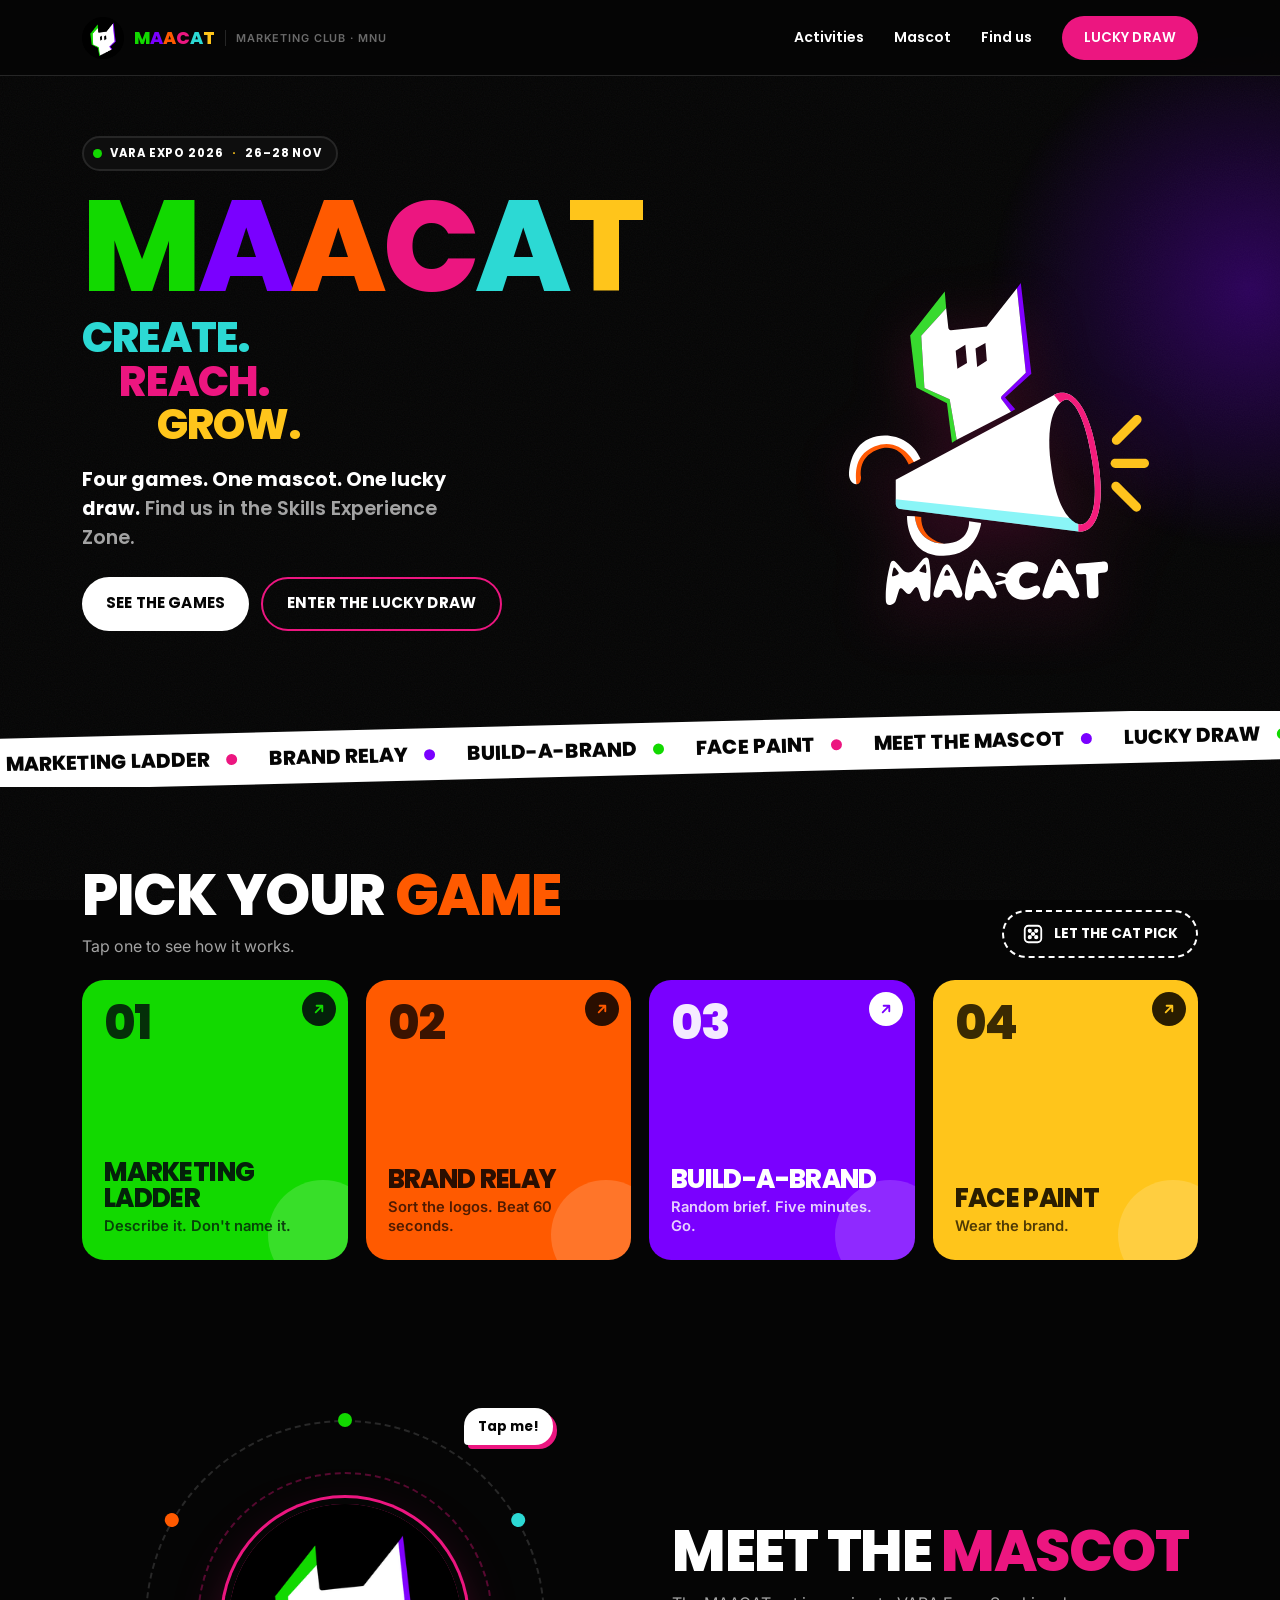
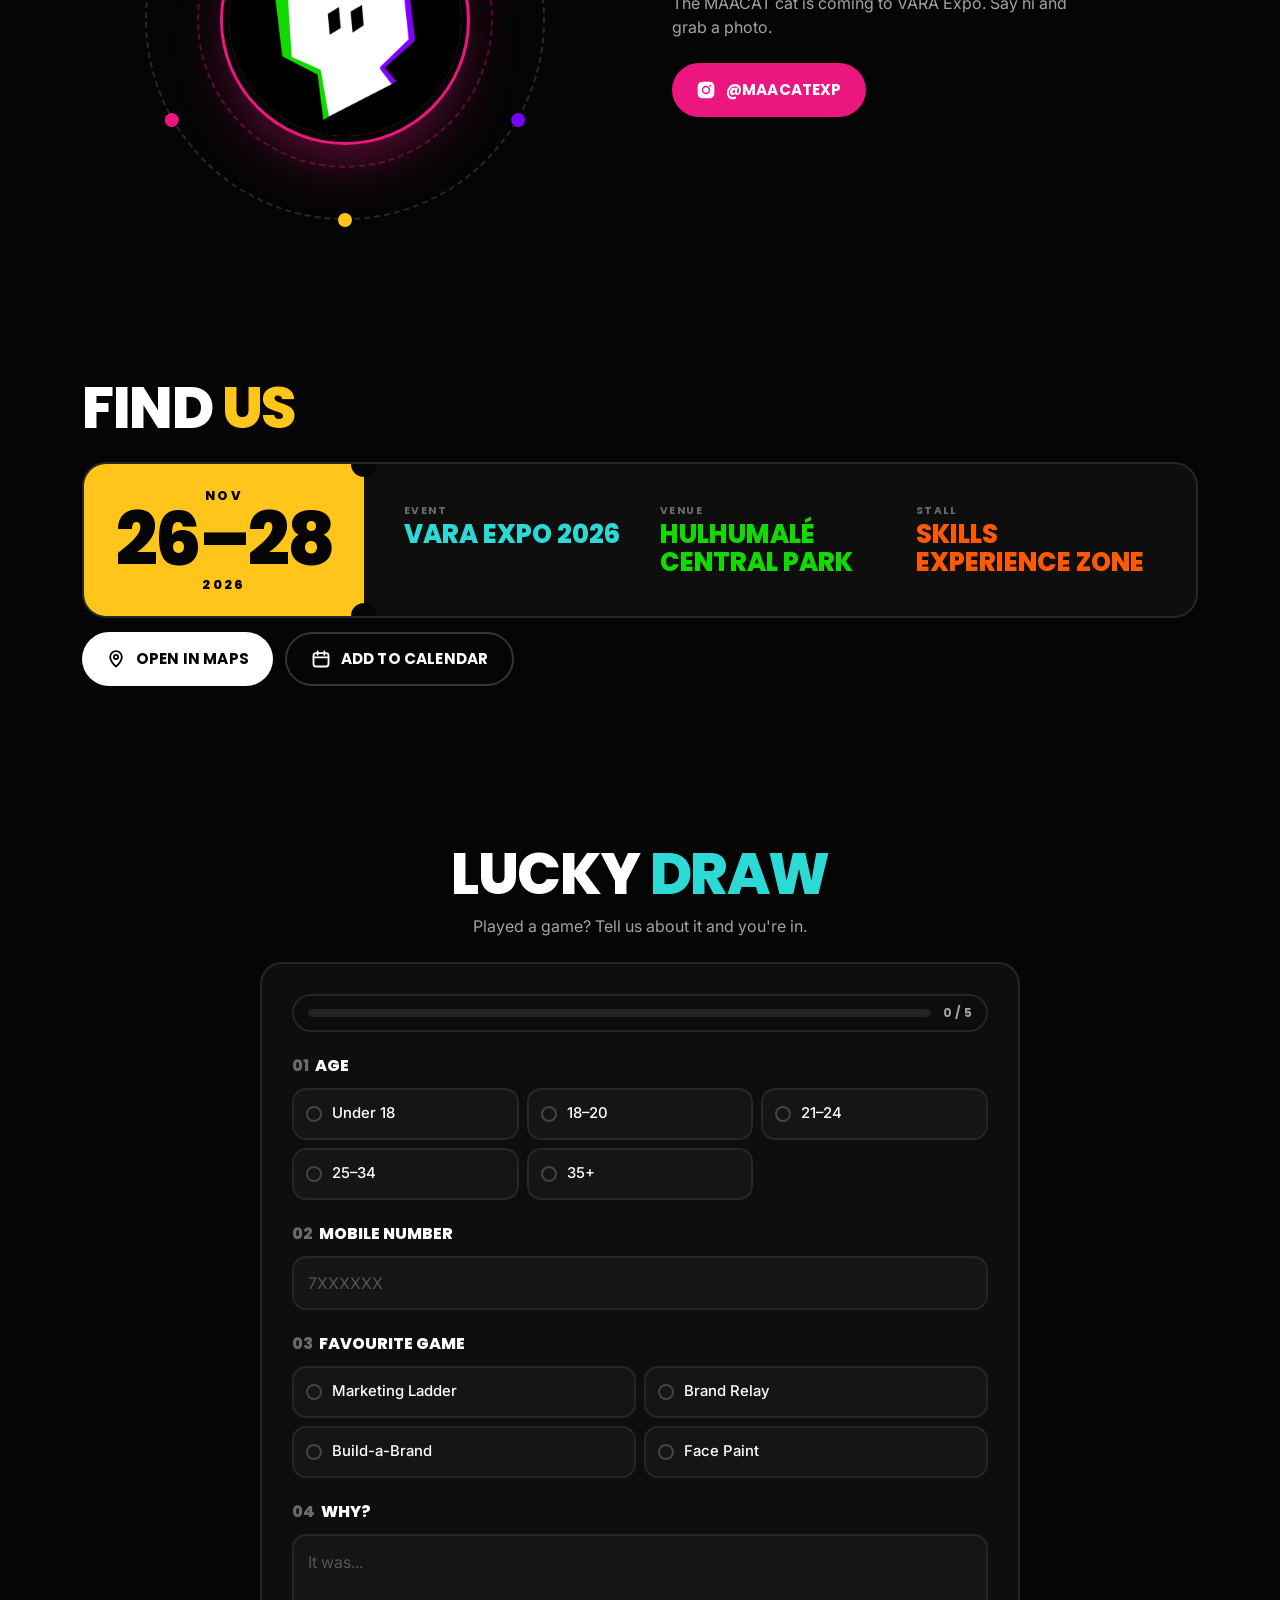
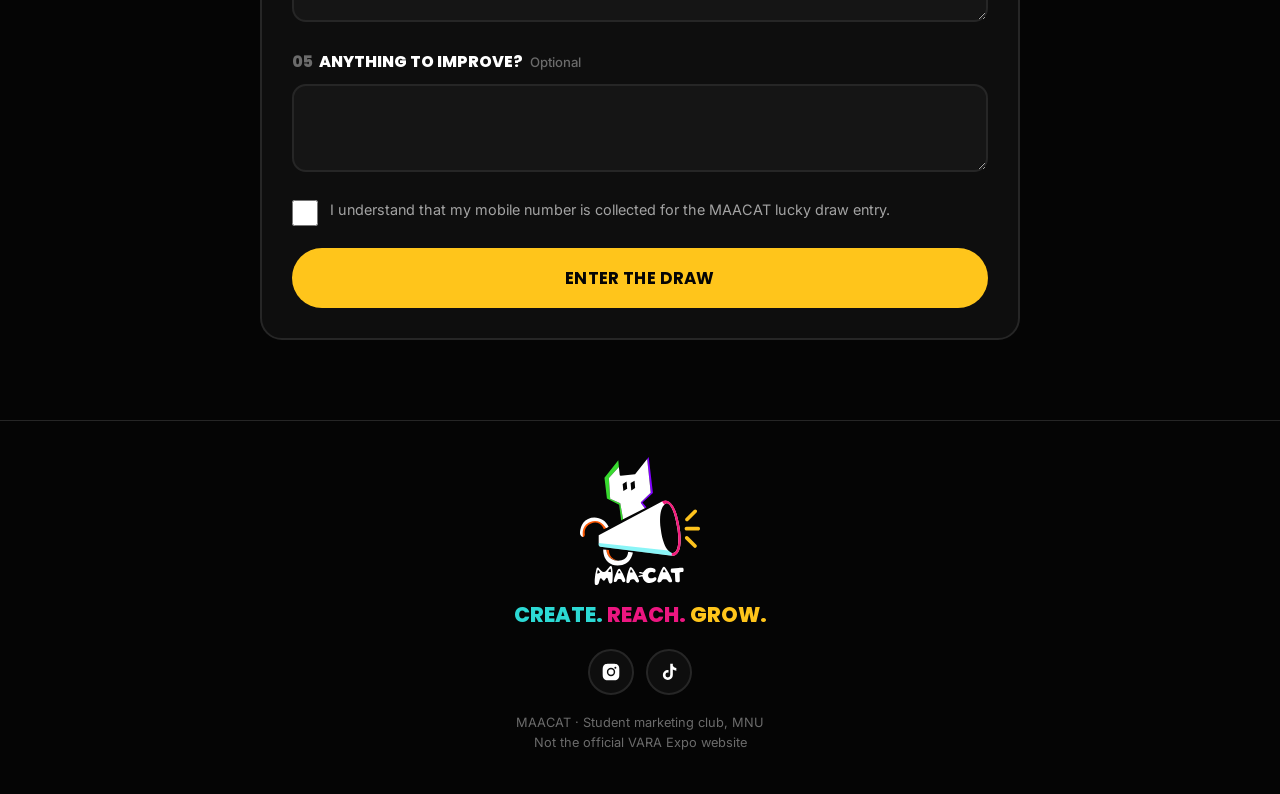
<file: index.html>
<!DOCTYPE html>
<html lang="en">
<head>
<meta charset="UTF-8">
<meta name="viewport" content="width=device-width, initial-scale=1, viewport-fit=cover">
<meta name="theme-color" content="#050505">
<script>document.documentElement.classList.add('js');</script>

<!-- Google tag (gtag.js) -->
<script async src="https://www.googletagmanager.com/gtag/js?id=G-63BEZC11HF"></script>
<script>
  window.dataLayer = window.dataLayer || [];
  function gtag(){dataLayer.push(arguments);}
  gtag('js', new Date());
  gtag('config', 'G-63BEZC11HF');
</script>

<title>MAACAT at VARA Expo 2026</title>
<meta name="description" content="MAACAT, the student marketing club at MNU — at VARA Expo 2026, Skills Experience Zone, Hulhumalé Central Park, 26–28 November. Four games, our mascot and a lucky draw.">
<meta property="og:title" content="MAACAT at VARA Expo 2026">
<meta property="og:description" content="Four games. One mascot. One lucky draw. Skills Experience Zone, Hulhumalé Central Park — 26–28 Nov.">
<meta property="og:image" content="https://maacat.com/assets/branding/maacat-logo.png">
<link rel="icon" href="assets/branding/maacat-icon.png">
<link rel="apple-touch-icon" href="assets/branding/maacat-icon.png">
<link rel="preconnect" href="https://fonts.googleapis.com">
<link rel="preconnect" href="https://fonts.gstatic.com" crossorigin>
<link href="https://fonts.googleapis.com/css2?family=Inter:wght@400;500;600;700&family=Poppins:wght@600;700;800&display=swap" rel="stylesheet">
<!-- All styles live inside this file — nothing else to upload. -->
<style>
/* MAACAT — VARA EXPO 2026 · mobile-first */
:root{
  --black:#050505; --off:#0e0e0e; --card:#151515; --white:#fff; --grey:#a3a3a3; --grey-dim:#6b6b6b; --line:#262626;
  --green:#12D900; --turq:#2CD9D4; --purple:#7A00FF; --yellow:#FFC51B; --pink:#EC1680; --orange:#FF5A00;
  --display:'Poppins','Arial Black',system-ui,sans-serif;
  --body:'Inter',system-ui,-apple-system,'Segoe UI',sans-serif;
  --pad:20px; --nav-h:64px; --r:22px; --ease:cubic-bezier(.2,.85,.3,1);
}
*,*::before,*::after{box-sizing:border-box;}
html{-webkit-text-size-adjust:100%; scroll-behavior:smooth; scroll-padding-top:calc(var(--nav-h) + 12px);}
body{margin:0; background:var(--black); color:var(--white); font-family:var(--body); font-size:16px; line-height:1.5; overflow-x:hidden; -webkit-font-smoothing:antialiased; -webkit-tap-highlight-color:transparent;}
body::after{content:""; position:fixed; inset:0; pointer-events:none; z-index:1; opacity:.045;
  background-image:url("data:image/svg+xml,%3Csvg xmlns='http://www.w3.org/2000/svg' width='120' height='120'%3E%3Cfilter id='n'%3E%3CfeTurbulence type='fractalNoise' baseFrequency='.85' numOctaves='3'/%3E%3C/filter%3E%3Crect width='120' height='120' filter='url(%23n)'/%3E%3C/svg%3E");}
img{max-width:100%; display:block; height:auto;}
svg{flex:0 0 auto;}
button{font:inherit; color:inherit; cursor:pointer; border:none; background:none; padding:0;}
a{color:inherit; text-decoration:none;}
h1,h2,h3,h4{margin:0; font-family:var(--display); font-weight:800; line-height:1; letter-spacing:-.025em;}
p{margin:0;} ul,ol{margin:0; padding:0; list-style:none;}
:focus-visible{outline:3px solid var(--yellow); outline-offset:3px; border-radius:6px;}
.wrap{width:100%; max-width:1180px; margin-inline:auto; padding-inline:var(--pad);}
.sr{position:absolute; width:1px; height:1px; margin:-1px; overflow:hidden; clip:rect(0 0 0 0); white-space:nowrap;}
main{overflow-x:clip;}
section{position:relative; z-index:2; padding-block:56px;}

/* reveal */
.js .reveal{opacity:0; transform:translateY(24px); transition:opacity .55s ease, transform .65s var(--ease);}
.js .reveal.in{opacity:1; transform:none;}
.js .reveal.d1{transition-delay:.07s;} .js .reveal.d2{transition-delay:.14s;} .js .reveal.d3{transition-delay:.21s;}

/* headings */
.sec-head{margin-bottom:24px;}
.sec-head h2{font-size:clamp(2.2rem,11vw,3.6rem); text-transform:uppercase;}
.sec-head h2 em{font-style:normal; color:var(--hc, var(--pink));}
.sec-head p{color:var(--grey); margin-top:10px; font-size:1rem; max-width:40ch;}

/* buttons */
.btn{display:inline-flex; align-items:center; justify-content:center; gap:10px; min-height:54px; padding:14px 24px; border-radius:100px;
  font-family:var(--display); font-weight:700; font-size:.95rem; text-transform:uppercase; letter-spacing:.01em; line-height:1.1; text-align:center;
  transition:transform .16s ease, background .16s ease, color .16s ease, border-color .16s ease, box-shadow .16s ease;}
.btn svg{width:20px; height:20px;}
.btn-1{background:var(--white); color:var(--black);}
.btn-2{background:transparent; color:var(--white); border:2.5px solid var(--pink);}
.btn-3{background:var(--pink); color:var(--white);}
.btn-ghost{background:transparent; color:var(--white); border:2px solid #333;}
.btn:active{transform:scale(.97);}
@media (hover:hover){
  .btn-1:hover{background:var(--yellow); box-shadow:0 7px 0 -2px var(--pink);}
  .btn-2:hover{background:var(--pink);}
  .btn-3:hover{background:var(--yellow); color:var(--black);}
  .btn-ghost:hover{border-color:var(--white);}
}

/* ============ NAV ============ */
.nav{position:fixed; top:0; left:0; right:0; z-index:60; height:var(--nav-h); background:rgba(5,5,5,.82); backdrop-filter:blur(14px); -webkit-backdrop-filter:blur(14px); border-bottom:1px solid var(--line);}
.nav-in{height:var(--nav-h); display:flex; align-items:center; justify-content:space-between; gap:12px;}
.brand{display:flex; align-items:center; gap:10px; min-width:0;}
.brand-img{width:42px; height:42px; transition:transform .4s var(--ease);}
.brand:hover .brand-img{transform:rotate(-12deg) scale(1.06);}
.brand-txt{font-family:var(--display); font-weight:800; font-size:1.1rem; white-space:nowrap;}
.brand-txt span:nth-child(1){color:var(--green);} .brand-txt span:nth-child(2){color:var(--purple);} .brand-txt span:nth-child(3){color:var(--orange);}
.brand-txt span:nth-child(4){color:var(--pink);} .brand-txt span:nth-child(5){color:var(--turq);} .brand-txt span:nth-child(6){color:var(--yellow);}
.brand-club{display:none;}
.nav-desk{display:none;}
.burger{width:46px; height:46px; display:flex; flex-direction:column; align-items:center; justify-content:center; border:2px solid var(--line); border-radius:14px; background:var(--off);}
.burger span{display:block; width:20px; height:2.5px; background:var(--white); border-radius:2px; transition:transform .25s, opacity .2s;}
.burger span + span{margin-top:5px;}
.burger[aria-expanded="true"] span:nth-child(1){transform:translateY(7.5px) rotate(45deg);}
.burger[aria-expanded="true"] span:nth-child(2){opacity:0;}
.burger[aria-expanded="true"] span:nth-child(3){transform:translateY(-7.5px) rotate(-45deg);}
.menu{position:fixed; inset:0; z-index:55; background:var(--black); padding:calc(var(--nav-h) + 24px) var(--pad) calc(36px + env(safe-area-inset-bottom));
  display:flex; flex-direction:column; justify-content:space-between; transform:translateY(-100%); transition:transform .38s cubic-bezier(.65,0,.35,1); overflow-y:auto;}
.menu.open{transform:none;}
.menu li{border-bottom:1px solid var(--line);}
.menu a{display:block; padding:18px 2px; font-family:var(--display); font-weight:800; font-size:clamp(1.8rem,10vw,2.4rem); text-transform:uppercase; line-height:1;}
.menu li:nth-child(1) a{color:var(--green);} .menu li:nth-child(2) a{color:var(--pink);} .menu li:nth-child(3) a{color:var(--turq);} .menu li:nth-child(4) a{color:var(--yellow);}
.menu-foot{margin-top:30px; color:var(--grey-dim); font-size:.86rem; line-height:1.6;}

/* ============ HERO ============ */
.hero{padding-top:calc(var(--nav-h) + 26px); padding-bottom:40px; overflow:hidden;}
.hero::before{content:""; position:absolute; z-index:-1; width:520px; height:520px; right:-230px; top:30px; border-radius:50%; background:radial-gradient(closest-side, rgba(122,0,255,.34), transparent); pointer-events:none;}
.hero-logo{display:block; width:min(44vw,180px); margin:0 0 14px -6px; animation:float 7s ease-in-out infinite; filter:drop-shadow(0 18px 30px rgba(236,22,128,.2));}
.hero-logo.desk-only{display:none;}
@keyframes float{0%,100%{transform:translateY(0) rotate(-2deg);}50%{transform:translateY(-10px) rotate(2deg);}}
.blip{display:inline-flex; align-items:center; gap:8px; border:2px solid var(--line); border-radius:100px; padding:7px 14px 7px 9px;
  font-family:var(--display); font-weight:700; font-size:.72rem; letter-spacing:.08em; background:var(--off); margin-bottom:18px; text-transform:uppercase;}
.blip b{width:9px; height:9px; border-radius:50%; background:var(--green); animation:pulse 1.9s infinite;}
.blip em{font-style:normal; color:var(--yellow);}
@keyframes pulse{0%,100%{opacity:1; transform:scale(1);}50%{opacity:.35; transform:scale(.7);}}
.wordmark{font-size:clamp(2.8rem,17vw,8rem); line-height:.9; letter-spacing:-.035em; text-transform:uppercase; display:flex; white-space:nowrap; user-select:none; cursor:pointer;}
.wordmark span{display:inline-block; animation:drop .6s var(--ease) both; transform-origin:50% 100%;}
.wordmark span:nth-child(1){color:var(--green); animation-delay:.04s;} .wordmark span:nth-child(2){color:var(--purple); animation-delay:.1s;}
.wordmark span:nth-child(3){color:var(--orange); animation-delay:.16s;} .wordmark span:nth-child(4){color:var(--pink); animation-delay:.22s;}
.wordmark span:nth-child(5){color:var(--turq); animation-delay:.28s;} .wordmark span:nth-child(6){color:var(--yellow); animation-delay:.34s;}
.wordmark span.boing{animation:boing .55s var(--ease) both;}
@keyframes drop{from{opacity:0; transform:translateY(-26px) rotate(-6deg);} to{opacity:1; transform:none;}}
@keyframes boing{0%{transform:none;}30%{transform:translateY(-22%) scale(1.08,.94) rotate(-6deg);}60%{transform:translateY(4%) scale(.96,1.05);}100%{transform:none;}}
@media (hover:hover){ .wordmark span:hover{animation:boing .55s var(--ease) both;} }
.slogan{font-family:var(--display); font-weight:800; text-transform:uppercase; font-size:clamp(1.4rem,7.4vw,2.6rem); line-height:1.04; margin-top:12px; letter-spacing:-.02em;}
.slogan i{font-style:normal; display:block;}
.slogan i:nth-child(1){color:var(--turq);} .slogan i:nth-child(2){color:var(--pink); padding-left:.9em;} .slogan i:nth-child(3){color:var(--yellow); padding-left:1.8em;}
.hero-copy{margin-top:20px; font-family:var(--display); font-weight:600; font-size:1.05rem; color:var(--grey); max-width:30ch;}
.hero-copy strong{color:var(--white); font-weight:700;}
.cta-row{display:flex; flex-direction:column; gap:12px; margin-top:24px;}

/* countdown / live */
.count{margin-top:30px; border:2px solid var(--line); border-radius:var(--r); background:var(--off); padding:18px 14px;}
.count[hidden]{display:none;}
.count-lbl{font-family:var(--display); font-size:.7rem; font-weight:700; letter-spacing:.14em; color:var(--grey-dim); text-align:center; margin-bottom:12px; text-transform:uppercase;}
.count-grid{display:grid; grid-template-columns:repeat(4,1fr); gap:6px;}
.cu{text-align:center; min-width:0;}
.cu b{display:block; font-family:var(--display); font-weight:800; font-size:clamp(1.6rem,8.6vw,2.6rem); line-height:1; font-variant-numeric:tabular-nums;}
.cu:nth-child(1) b{color:var(--green);} .cu:nth-child(2) b{color:var(--turq);} .cu:nth-child(3) b{color:var(--pink);} .cu:nth-child(4) b{color:var(--yellow);}
.cu i{display:block; font-style:normal; font-size:.62rem; font-weight:700; letter-spacing:.1em; color:var(--grey-dim); margin-top:6px;}
.live-pill{display:flex; width:max-content; margin:0 auto 10px; align-items:center; gap:8px; background:var(--green); color:#03210a; border-radius:100px; padding:5px 12px; font-family:var(--display); font-weight:800; font-size:.72rem; letter-spacing:.12em;}
.live-pill b{width:8px; height:8px; border-radius:50%; background:#03210a; animation:pulse 1.4s infinite;}
.count-today{font-family:var(--display); font-weight:800; font-size:clamp(2.4rem,13vw,3.8rem); text-align:center; text-transform:uppercase; line-height:1;}
.count-today small{font-size:.42em; color:var(--grey);}

/* ============ MARQUEE ============ */
.marq-wrap{overflow:hidden; padding-block:12px; position:relative; z-index:2;}
.marq{background:var(--white); color:var(--black); overflow:hidden; padding:11px 0; transform:rotate(-1.4deg); margin:0 -10px;}
.marq-in{display:flex; width:max-content; animation:slide 28s linear infinite;}
.marq span{font-family:var(--display); font-weight:800; font-size:1.05rem; text-transform:uppercase; padding-inline:16px; white-space:nowrap; display:inline-flex; align-items:center; gap:16px;}
.marq span::after{content:""; width:11px; height:11px; border-radius:50%; background:var(--pink);}
.marq span:nth-child(3n+2)::after{background:var(--purple);} .marq span:nth-child(3n)::after{background:var(--green);}
@keyframes slide{to{transform:translateX(-50%);}}

/* ============ ACTIVITIES (colour tiles) ============ */
.act-top{display:flex; flex-direction:column; gap:16px; margin-bottom:22px;}
.act-top .sec-head{margin-bottom:0;}
.picker{align-self:flex-start; display:inline-flex; align-items:center; gap:10px; min-height:48px; padding:10px 18px; border-radius:100px; border:2px dashed var(--white);
  font-family:var(--display); font-weight:700; font-size:.86rem; text-transform:uppercase; transition:background .16s, color .16s;}
.picker svg{width:22px; height:22px; transition:transform .5s var(--ease);}
.picker.rolling svg{transform:rotate(540deg);}
@media (hover:hover){ .picker:hover{background:var(--white); color:var(--black);} }

.act-list{display:grid; grid-template-columns:1fr 1fr; gap:12px;}
.act{--c:var(--white); --ink:#000; position:relative; display:flex; flex-direction:column; text-align:left; overflow:hidden;
  background:var(--c); color:var(--ink); border-radius:var(--r); padding:16px 14px 16px; min-height:190px;
  transition:transform .2s ease, box-shadow .2s ease;}
.act::after{content:""; position:absolute; right:-30px; bottom:-30px; width:110px; height:110px; border-radius:50%; background:rgba(255,255,255,.16); pointer-events:none;}
.act-num{font-family:var(--display); font-weight:800; font-size:2.5rem; line-height:.8; letter-spacing:-.04em; opacity:.92;}
.act h3{margin-top:auto; font-size:clamp(1.05rem,4.9vw,1.5rem); text-transform:uppercase; line-height:1.02; position:relative; z-index:1;}
.act .teaser{margin-top:6px; font-size:.82rem; font-weight:600; line-height:1.3; opacity:.82; position:relative; z-index:1;}
.act .go{position:absolute; top:12px; right:12px; width:34px; height:34px; border-radius:50%; display:grid; place-items:center; background:var(--ink); color:var(--c); transition:transform .25s var(--ease);}
.act .go svg{width:16px; height:16px; transform:rotate(-45deg);}
.act:active{transform:scale(.97);}
.act.picking{transform:translateY(-4px) scale(1.03); box-shadow:0 0 0 4px var(--black), 0 0 0 7px var(--c);}
.act.picked{animation:picked .6s var(--ease);}
@keyframes picked{40%{transform:scale(1.06) rotate(-1.5deg);}}
@media (hover:hover){ .act:hover{transform:translateY(-5px) rotate(-.6deg); box-shadow:0 16px 36px -14px var(--c);} .act:hover .go{transform:rotate(45deg) scale(1.08);} }

/* ============ MODAL ============ */
.modal{position:fixed; inset:0; z-index:80; display:none;}
.modal.open{display:block;}
.modal-bg{position:absolute; inset:0; background:rgba(0,0,0,.78); backdrop-filter:blur(3px); -webkit-backdrop-filter:blur(3px);}
.sheet{--c:var(--white); --ink:#000; position:absolute; left:0; right:0; bottom:0; max-height:calc(100% - 40px); background:var(--black); border-top:5px solid var(--c);
  border-radius:26px 26px 0 0; overflow-y:auto; -webkit-overflow-scrolling:touch; overscroll-behavior:contain; animation:up .34s var(--ease); padding:0 var(--pad) calc(28px + env(safe-area-inset-bottom));}
@keyframes up{from{transform:translateY(40px); opacity:0;} to{transform:none; opacity:1;}}
.sheet-bar{position:sticky; top:0; z-index:3; background:var(--black); display:flex; align-items:center; justify-content:space-between; padding:14px 0 10px;}
.sheet-bar .tag{font-family:var(--display); font-weight:800; font-size:2.6rem; line-height:1; color:var(--c); letter-spacing:-.04em;}
.x{width:44px; height:44px; border-radius:50%; border:2px solid var(--line); display:grid; place-items:center; background:var(--off);}
.x svg{width:18px; height:18px;}
.sheet h3{font-size:clamp(1.9rem,9vw,2.6rem); text-transform:uppercase; margin:2px 0 10px;}
.sheet-lede{color:var(--grey); font-size:1rem; margin-bottom:20px;}
.steps{counter-reset:s; margin-bottom:20px;}
.steps li{counter-increment:s; position:relative; padding:4px 0 4px 40px; margin-bottom:10px; font-size:.98rem; min-height:28px;}
.steps li::before{content:counter(s); position:absolute; left:0; top:2px; width:28px; height:28px; border-radius:50%; background:var(--c); color:var(--ink); font-family:var(--display); font-weight:800; font-size:.82rem; display:grid; place-items:center;}
.learn{display:flex; flex-wrap:wrap; gap:8px; margin-bottom:22px;}
.learn span{border:2px solid var(--c); color:var(--white); border-radius:100px; padding:6px 12px; font-size:.8rem; font-weight:600;}
.learn b{width:100%; font-family:var(--display); font-size:.7rem; letter-spacing:.14em; text-transform:uppercase; color:var(--grey-dim);}
.sheet-actions{display:grid; gap:10px;}
.sheet-nav{display:flex; justify-content:space-between; gap:10px; margin-top:16px; padding-top:14px; border-top:1px solid var(--line);}
.sheet-nav button{font-family:var(--display); font-weight:700; font-size:.78rem; text-transform:uppercase; color:var(--grey); padding:8px 0; display:inline-flex; align-items:center; gap:6px;}
.sheet-nav button:hover{color:var(--white);}
.sheet-nav svg{width:16px; height:16px;}

/* ============ MASCOT ============ */
#mascot{overflow:hidden;}
.mascot-grid{display:grid; gap:26px; align-items:center;}
.mascot-stage{position:relative; width:min(76vw,330px); aspect-ratio:1; margin:0 auto; container-type:inline-size;}
.ring{position:absolute; inset:0; border-radius:50%; border:2px dashed rgba(255,255,255,.14); animation:spin 40s linear infinite;}
.ring.r2{inset:13%; border-color:rgba(236,22,128,.35); animation-duration:28s; animation-direction:reverse;}
.orbit{position:absolute; inset:0; animation:spin 16s linear infinite;}
.orbit i{position:absolute; width:14px; height:14px; border-radius:50%; left:calc(50% - 7px); top:calc(50% - 7px); transform:rotate(var(--a)) translateY(-50cqw);}
@keyframes spin{to{transform:rotate(360deg);}}
.cat-btn{position:absolute; inset:21%; border-radius:50%; box-shadow:0 0 0 6px var(--black), 0 0 0 9px var(--pink), 0 24px 60px -10px rgba(236,22,128,.55); transition:transform .2s;}
.cat-btn img{width:100%; height:100%; border-radius:50%;}
.cat-btn:active{transform:scale(.95);}
.cat-btn.wiggle{animation:wiggle .7s var(--ease);}
@keyframes wiggle{20%{transform:rotate(-12deg) scale(1.06);}45%{transform:rotate(10deg) scale(1.04);}70%{transform:rotate(-5deg);}}
.bubble{position:absolute; top:-3%; right:-2%; max-width:60%; z-index:2; background:var(--white); color:var(--black); border-radius:18px 18px 18px 4px; padding:10px 14px;
  font-family:var(--display); font-weight:700; font-size:.86rem; line-height:1.25; box-shadow:4px 4px 0 var(--pink);}
.bubble.pop{animation:bubble .35s var(--ease);}
@keyframes bubble{from{transform:scale(.6); opacity:0;}}
.mascot-copy{text-align:center;}
.mascot-copy .sec-head p{margin-inline:auto;}

/* ============ FIND US ============ */
.ticket{position:relative; display:grid; border-radius:24px; overflow:hidden; background:var(--off); border:2px solid var(--line);}
.ticket-date{background:var(--yellow); color:var(--black); padding:22px; text-align:center; position:relative; display:flex; flex-direction:column; align-items:center; justify-content:center;}
.ticket-date span{font-family:var(--display); font-weight:800; font-size:.8rem; letter-spacing:.18em;}
.ticket-date b{font-family:var(--display); font-weight:800; font-size:clamp(3rem,17vw,4.6rem); line-height:.95; letter-spacing:-.04em;}
.ticket-date::before,.ticket-date::after{content:""; position:absolute; width:26px; height:26px; border-radius:50%; background:var(--black); bottom:-13px;}
.ticket-date::before{left:-13px;} .ticket-date::after{right:-13px;}
.ticket-info{margin:0; padding:22px; display:grid; gap:16px;}
.ticket-info dt{font-family:var(--display); font-size:.66rem; font-weight:700; letter-spacing:.14em; color:var(--grey-dim); margin-bottom:2px; text-transform:uppercase;}
.ticket-info dd{margin:0; font-family:var(--display); font-weight:800; font-size:1.35rem; text-transform:uppercase; line-height:1.08;}
.ticket-info .c1{color:var(--turq);} .ticket-info .c2{color:var(--green);} .ticket-info .c3{color:var(--orange);}
.find-actions{display:grid; gap:12px; margin-top:14px;}

/* ============ LUCKY DRAW ============ */
.form-card{border:2px solid var(--line); border-radius:var(--r); padding:20px 16px; background:var(--off); position:relative;}
.ld-progress{position:sticky; top:calc(var(--nav-h) + 8px); z-index:4; display:flex; align-items:center; gap:12px; background:rgba(14,14,14,.94); backdrop-filter:blur(8px); -webkit-backdrop-filter:blur(8px);
  border:2px solid var(--line); border-radius:100px; padding:8px 14px; margin-bottom:22px;}
.ld-bar{flex:1; height:8px; border-radius:8px; background:#222; overflow:hidden;}
.ld-bar i{display:block; height:100%; width:0; border-radius:8px; background:linear-gradient(90deg,var(--green),var(--turq),var(--purple),var(--yellow),var(--pink),var(--orange)); transition:width .35s var(--ease);}
.ld-count{font-family:var(--display); font-weight:700; font-size:.76rem; color:var(--grey); white-space:nowrap;}
.ld-progress.done .ld-count{color:var(--green);}
.field{margin-bottom:22px;}
.field > label:not(.consent), .field legend{display:block; font-family:var(--display); font-weight:800; font-size:1rem; text-transform:uppercase; margin-bottom:10px; padding:0;}
.q-num{color:var(--grey-dim); margin-right:6px;}
.opt-note{font-family:var(--body); font-weight:500; text-transform:none; color:var(--grey-dim); font-size:.82rem; margin-left:4px;}
fieldset{border:0; margin:0; padding:0; min-width:0;}
.opts{display:grid; grid-template-columns:repeat(2,1fr); gap:8px;}
.opts.acts{grid-template-columns:repeat(2,1fr);}
.opt{position:relative;}
.opt input{position:absolute; opacity:0; inset:0; width:100%; height:100%; margin:0; cursor:pointer;}
.opt span{display:flex; align-items:center; gap:10px; min-height:52px; padding:10px 12px; border:2px solid var(--line); border-radius:14px; background:var(--card); font-weight:500; font-size:.93rem; line-height:1.2; transition:border-color .15s, background .15s, color .15s, transform .15s;}
.opt span::before{content:""; width:16px; height:16px; flex:0 0 auto; border-radius:50%; border:2px solid #444;}
.opt input:checked + span{background:var(--white); color:var(--black); border-color:var(--white); font-weight:700;}
.opt input:checked + span::before{border-color:currentColor; background:currentColor; box-shadow:inset 0 0 0 3px var(--white);}
.opt.c input:checked + span{background:var(--c); border-color:var(--c); color:var(--ink);}
.opt.c input:checked + span::before{box-shadow:inset 0 0 0 3px var(--c);}
.opt input:active + span{transform:scale(.98);}
.opt input:focus-visible + span{outline:3px solid var(--yellow); outline-offset:2px;}
input[type=tel], textarea{width:100%; font-family:var(--body); font-size:16px; color:var(--white); background:var(--card); border:2px solid var(--line); border-radius:14px; padding:14px; min-height:54px; transition:border-color .15s;}
textarea{resize:vertical; min-height:88px; line-height:1.5;}
input[type=tel]:focus, textarea:focus{border-color:var(--yellow); outline:none;}
::placeholder{color:#555;}
.consent{display:flex; gap:12px; align-items:flex-start; cursor:pointer;}
.consent input{flex:0 0 auto; width:26px; height:26px; margin:0; accent-color:var(--pink); cursor:pointer;}
.consent span{font-size:.9rem; color:var(--grey); line-height:1.45;}
.err{display:none; color:var(--orange); font-size:.86rem; font-weight:600; margin-top:8px;}
.err.show{display:block; animation:shake .3s ease;}
@keyframes shake{25%{transform:translateX(-4px);}75%{transform:translateX(4px);}}
.field.bad input[type=tel], .field.bad textarea{border-color:var(--orange);}
.submit{width:100%; background:var(--yellow); color:var(--black); min-height:60px; font-size:1.05rem;}
.submit.ready{animation:ready 1.8s ease-in-out infinite;}
@keyframes ready{0%,100%{box-shadow:0 0 0 0 rgba(255,197,27,.55);}50%{box-shadow:0 0 0 10px rgba(255,197,27,0);}}
@media (hover:hover){ .submit:hover{background:var(--green);} }
.submit[disabled]{opacity:.6; cursor:progress; animation:none;}
.spinner{width:18px; height:18px; border-radius:50%; border:3px solid rgba(0,0,0,.25); border-top-color:#000; animation:spin .7s linear infinite; display:none;}
.submit[disabled] .spinner{display:inline-block;}

/* popup */
.popup-overlay{position:fixed; inset:0; z-index:95; display:none; background:rgba(0,0,0,.8); backdrop-filter:blur(3px); -webkit-backdrop-filter:blur(3px); align-items:center; justify-content:center; padding:24px;}
.popup-overlay.open{display:flex;}
.popup-card{--c:var(--green); width:100%; max-width:380px; background:var(--black); border:3px solid var(--c); border-radius:24px; padding:30px 22px 22px; text-align:center; animation:popIn .3s var(--ease); box-shadow:8px 8px 0 var(--c);}
@keyframes popIn{from{transform:scale(.88); opacity:0;}}
.popup-icon{width:64px; height:64px; margin:0 auto 16px; border-radius:50%; background:var(--c); display:flex; align-items:center; justify-content:center; font-family:var(--display); font-weight:800; font-size:1.9rem; color:#000;}
.popup-card h3{font-size:1.5rem; text-transform:uppercase; color:var(--c); margin-bottom:10px;}
.popup-card p{color:#ddd; font-size:.98rem; margin-bottom:22px;}
.popup-actions{display:grid; gap:10px;}
.popup-actions .btn{width:100%;}
.popup-actions [hidden]{display:none;}

/* ============ FOOTER ============ */
footer{border-top:1px solid var(--line); padding:36px 0 calc(90px + env(safe-area-inset-bottom)); position:relative; z-index:2; text-align:center;}
.foot-logo{width:120px; margin:0 auto 14px;}
.foot-slogan{font-family:var(--display); font-weight:800; font-size:1.3rem; text-transform:uppercase;}
.foot-slogan i{font-style:normal;} .foot-slogan i:nth-child(1){color:var(--turq);} .foot-slogan i:nth-child(2){color:var(--pink);} .foot-slogan i:nth-child(3){color:var(--yellow);}
.foot-social{display:flex; justify-content:center; gap:12px; margin:18px 0;}
.foot-social a{width:46px; height:46px; border-radius:50%; border:2px solid var(--line); display:flex; align-items:center; justify-content:center; background:var(--off); transition:transform .18s, background .18s, border-color .18s;}
.foot-social svg{width:20px; height:20px; fill:var(--white);}
@media (hover:hover){ .foot-social a:hover{border-color:var(--pink); background:var(--pink); transform:translateY(-3px);} }
footer small{display:block; color:var(--grey-dim); font-size:.8rem; line-height:1.6;}

/* sticky lucky-draw button (phones) */
.fab{position:fixed; left:50%; bottom:calc(14px + env(safe-area-inset-bottom)); z-index:50; transform:translate(-50%,160%); transition:transform .35s var(--ease);
  display:inline-flex; align-items:center; gap:10px; white-space:nowrap; background:var(--yellow); color:#000; border-radius:100px; padding:14px 22px; min-height:52px;
  font-family:var(--display); font-weight:800; font-size:.92rem; text-transform:uppercase; box-shadow:0 10px 30px rgba(0,0,0,.55), 0 0 0 3px var(--black);}
.fab svg{width:20px; height:20px;}
.fab.show{transform:translate(-50%,0);}
#confetti{position:fixed; inset:0; width:100%; height:100%; pointer-events:none; z-index:96;}

/* ============ SMALL PHONES ============ */
@media (max-width:360px){
  :root{--pad:16px;}
  .act{min-height:170px; padding:14px 12px;}
  .opts.acts{grid-template-columns:1fr;}
}

/* ============ TABLET ≥ 640 ============ */
@media (min-width:640px){
  :root{--pad:32px;}
  section{padding-block:80px;}
  .cta-row{flex-direction:row; flex-wrap:wrap;}
  .act-top{flex-direction:row; align-items:flex-end; justify-content:space-between;}
  .picker{align-self:auto;}
  .act{min-height:230px; padding:20px 18px;}
  .act-num{font-size:3rem;}
  .opts{grid-template-columns:repeat(3,1fr);}
  .form-card{padding:30px;}
  .count{padding:24px;}
  .ticket{grid-template-columns:220px 1fr;}
  .ticket-date::before{left:auto; right:-13px; top:-13px; bottom:auto;}
  .ticket-date::after{right:-13px; bottom:-13px;}
  .ticket-info{grid-template-columns:repeat(3,1fr); padding:30px; align-content:center;}
  .find-actions{grid-template-columns:repeat(2,max-content);}
  .sheet{left:auto; right:0; top:0; max-height:none; width:min(540px,100%); border-radius:0; border-top:0; border-left:5px solid var(--c); padding-inline:34px;}
  @keyframes up{from{transform:translateX(30px); opacity:0;}}
  .sheet-actions{grid-template-columns:1fr 1fr;}
}

/* ============ DESKTOP ≥ 960 ============ */
@media (min-width:960px){
  :root{--nav-h:76px;}
  .burger,.menu,.fab{display:none;}
  .brand-club{display:inline; font-family:var(--body); font-weight:600; font-size:.68rem; letter-spacing:.08em; text-transform:uppercase; color:var(--grey-dim); border-left:1px solid var(--line); padding-left:10px;}
  .nav-desk{display:flex; align-items:center; gap:30px;}
  .nav-desk a{font-family:var(--display); font-weight:600; font-size:.88rem; position:relative; padding:6px 0;}
  .nav-desk a:not(.btn)::after{content:""; position:absolute; left:0; right:0; bottom:0; height:2.5px; background:currentColor; transform:scaleX(0); transform-origin:left; transition:transform .22s;}
  .nav-desk a:not(.btn):hover::after{transform:scaleX(1);}
  .nav-desk a:nth-child(1):hover{color:var(--green);} .nav-desk a:nth-child(2):hover{color:var(--pink);} .nav-desk a:nth-child(3):hover{color:var(--turq);}
  .nav-desk .btn{min-height:44px; padding:10px 22px; font-size:.84rem;}
  .hero{padding-top:calc(var(--nav-h) + 60px); padding-bottom:80px;}
  .hero-in{display:grid; grid-template-columns:1.25fr .75fr; gap:56px; align-items:end;}
  .hero-logo{display:none;}
  .hero-logo.desk-only{display:block; width:100%; max-width:300px; margin:0 auto 26px;}
  .hero-copy{font-size:1.2rem;}
  .count{margin-top:0;}
  .act-list{grid-template-columns:repeat(4,1fr); gap:18px;}
  .act{min-height:280px; padding:24px 22px;}
  .act h3{font-size:1.6rem;}
  .act .teaser{font-size:.92rem;}
  .mascot-grid{grid-template-columns:1fr 1fr; gap:64px;}
  .mascot-stage{width:100%; max-width:400px;}
  .mascot-copy{text-align:left;}
  .mascot-copy .sec-head p{margin-inline:0;}
  .ticket{grid-template-columns:280px 1fr;}
  .ticket-info{padding:36px 40px;}
  .ticket-info dd{font-size:1.6rem;}
  .form-card{max-width:760px; margin-inline:auto;}
  #luckydraw .sec-head{text-align:center;}
  #luckydraw .sec-head p{margin-inline:auto;}
  .opts.acts{grid-template-columns:repeat(2,1fr);}
  .marq span{font-size:1.25rem;}
  footer{padding-bottom:40px;}
}

@media (prefers-reduced-motion:reduce){
  *,*::before,*::after{animation-duration:.001ms !important; animation-iteration-count:1 !important; transition-duration:.001ms !important; scroll-behavior:auto !important;}
  .js .reveal{opacity:1; transform:none;}
}

</style>
</head>
<body>

<!-- ================= NAV ================= -->
<header class="nav">
  <div class="wrap nav-in">
    <a class="brand" href="#top" aria-label="MAACAT home">
      <img class="brand-img" src="assets/branding/maacat-icon.png" alt="" width="42" height="42">
      <span class="brand-txt" aria-hidden="true"><span>M</span><span>A</span><span>A</span><span>C</span><span>A</span><span>T</span></span>
      <span class="brand-club" aria-hidden="true">Marketing club · MNU</span>
    </a>
    <nav class="nav-desk" aria-label="Main">
      <a href="#activities">Activities</a>
      <a href="#mascot">Mascot</a>
      <a href="#find">Find us</a>
      <a href="#luckydraw" class="btn btn-3">Lucky Draw</a>
    </nav>
    <button class="burger" id="burger" aria-expanded="false" aria-controls="menu" aria-label="Open menu"><span></span><span></span><span></span></button>
  </div>
</header>

<div class="menu" id="menu" hidden>
  <nav aria-label="Mobile">
    <ol>
      <li><a href="#activities">Activities</a></li>
      <li><a href="#mascot">Mascot</a></li>
      <li><a href="#find">Find us</a></li>
      <li><a href="#luckydraw">Lucky Draw</a></li>
    </ol>
  </nav>
  <p class="menu-foot">VARA Expo 2026 · 26–28 Nov<br>Skills Experience Zone · Hulhumalé Central Park</p>
</div>

<main id="top">

<!-- ================= HERO ================= -->
<section class="hero">
  <div class="wrap">
    <div class="hero-in">
      <div>
        <img class="hero-logo" src="assets/branding/maacat-logo.svg" alt="" width="180" height="193">
        <p class="blip"><b></b> VARA Expo 2026 <em>·</em> 26–28 Nov</p>
        <h1 class="wordmark" id="wordmark" aria-label="MAACAT"><span aria-hidden="true">M</span><span aria-hidden="true">A</span><span aria-hidden="true">A</span><span aria-hidden="true">C</span><span aria-hidden="true">A</span><span aria-hidden="true">T</span></h1>
        <p class="slogan"><i>Create.</i><i>Reach.</i><i>Grow.</i></p>
        <p class="hero-copy"><strong>Four games. One mascot. One lucky draw.</strong> Find us in the Skills Experience Zone.</p>
        <div class="cta-row">
          <a href="#activities" class="btn btn-1">See the games</a>
          <a href="#luckydraw" class="btn btn-2">Enter the lucky draw</a>
        </div>
      </div>
      <div class="hero-side">
        <img class="hero-logo desk-only" src="assets/branding/maacat-logo.svg" alt="MAACAT logo" width="300" height="321">
        <div class="count" id="count">
          <p class="count-lbl">Starts in</p>
          <div class="count-grid">
            <span class="cu"><b id="cd-d">--</b><i>DAYS</i></span>
            <span class="cu"><b id="cd-h">--</b><i>HRS</i></span>
            <span class="cu"><b id="cd-m">--</b><i>MIN</i></span>
            <span class="cu"><b id="cd-s">--</b><i>SEC</i></span>
          </div>
        </div>
      </div>
    </div>
  </div>
</section>

<div class="marq-wrap" aria-hidden="true">
  <div class="marq"><div class="marq-in" id="marq">
    <span>Marketing Ladder</span><span>Brand Relay</span><span>Build-a-Brand</span><span>Face Paint</span><span>Meet the mascot</span><span>Lucky draw</span>
    <span>Marketing Ladder</span><span>Brand Relay</span><span>Build-a-Brand</span><span>Face Paint</span><span>Meet the mascot</span><span>Lucky draw</span>
  </div></div>
</div>

<!-- ================= ACTIVITIES ================= -->
<section id="activities">
  <div class="wrap">
    <div class="act-top">
      <div class="sec-head reveal">
        <h2>Pick your <em style="--hc:var(--orange)">game</em></h2>
        <p>Tap one to see how it works.</p>
      </div>
      <button type="button" class="picker reveal" id="picker">
        <svg width="22" height="22" viewBox="0 0 24 24" fill="none" stroke="currentColor" stroke-width="2" aria-hidden="true"><rect x="3" y="3" width="18" height="18" rx="4"/><circle cx="8.5" cy="8.5" r="1.3" fill="currentColor"/><circle cx="15.5" cy="15.5" r="1.3" fill="currentColor"/><circle cx="15.5" cy="8.5" r="1.3" fill="currentColor"/><circle cx="8.5" cy="15.5" r="1.3" fill="currentColor"/><circle cx="12" cy="12" r="1.3" fill="currentColor"/></svg>
        Let the cat pick
      </button>
    </div>
    <div class="act-list" id="act-list"></div>
  </div>
</section>

<div class="modal" id="modal" role="dialog" aria-modal="true" aria-labelledby="sheet-title" hidden>
  <div class="modal-bg" data-close></div>
  <div class="sheet" id="sheet">
    <div class="sheet-bar">
      <span class="tag" id="sheet-tag" aria-hidden="true">01</span>
      <button class="x" data-close aria-label="Close"><svg width="18" height="18" viewBox="0 0 24 24" fill="none" stroke="currentColor" stroke-width="3" stroke-linecap="round" aria-hidden="true"><path d="M6 6l12 12M18 6L6 18"/></svg></button>
    </div>
    <div id="sheet-body"></div>
  </div>
</div>

<!-- ================= MASCOT ================= -->
<section id="mascot">
  <div class="wrap mascot-grid">
    <div class="mascot-stage reveal">
      <div class="ring"></div><div class="ring r2"></div>
      <div class="orbit" aria-hidden="true"><i style="--a:0deg;background:var(--green)"></i><i style="--a:60deg;background:var(--turq)"></i><i style="--a:120deg;background:var(--purple)"></i><i style="--a:180deg;background:var(--yellow)"></i><i style="--a:240deg;background:var(--pink)"></i><i style="--a:300deg;background:var(--orange)"></i></div>
      <button type="button" class="cat-btn" id="cat-btn" aria-label="Tap the MAACAT cat"><img src="assets/branding/maacat-icon.png" alt="" width="200" height="200"></button>
      <p class="bubble" id="bubble" aria-live="polite">Tap me!</p>
    </div>
    <div class="mascot-copy">
      <div class="sec-head reveal">
        <h2>Meet the <em style="--hc:var(--pink)">mascot</em></h2>
        <p>The MAACAT cat is coming to VARA Expo. Say hi and grab a photo.</p>
      </div>
      <a class="btn btn-3 reveal d1" href="https://www.instagram.com/maacatexp" target="_blank" rel="noopener" data-track="instagram">
        <svg width="20" height="20" viewBox="0 0 24 24" fill="currentColor" aria-hidden="true"><path d="M12 2c2.717 0 3.056.01 4.122.06 1.065.05 1.79.217 2.428.465.66.256 1.216.6 1.772 1.153a4.9 4.9 0 0 1 1.153 1.772c.247.637.415 1.363.465 2.428.047 1.066.06 1.405.06 4.122 0 2.717-.01 3.056-.06 4.122-.05 1.065-.218 1.79-.465 2.428a4.9 4.9 0 0 1-1.153 1.772 4.9 4.9 0 0 1-1.772 1.153c-.637.247-1.363.415-2.428.465-1.066.047-1.405.06-4.122.06-2.717 0-3.056-.01-4.122-.06-1.065-.05-1.79-.218-2.428-.465a4.9 4.9 0 0 1-1.772-1.153 4.9 4.9 0 0 1-1.153-1.772c-.248-.637-.415-1.363-.465-2.428C2.013 15.056 2 14.717 2 12c0-2.717.01-3.056.06-4.122.05-1.065.217-1.79.465-2.428a4.9 4.9 0 0 1 1.153-1.772A4.9 4.9 0 0 1 5.45 2.525c.637-.248 1.363-.415 2.428-.465C8.944 2.013 9.283 2 12 2zm0 5a5 5 0 1 0 0 10 5 5 0 0 0 0-10zm0 8.25a3.25 3.25 0 1 1 0-6.5 3.25 3.25 0 0 1 0 6.5zM17.25 5.55a1.2 1.2 0 1 0 0 2.4 1.2 1.2 0 0 0 0-2.4z"/></svg>
        @maacatexp
      </a>
    </div>
  </div>
</section>

<!-- ================= FIND US ================= -->
<section id="find">
  <div class="wrap">
    <div class="sec-head reveal"><h2>Find <em style="--hc:var(--yellow)">us</em></h2></div>
    <div class="ticket reveal d1">
      <div class="ticket-date" aria-hidden="true"><span>NOV</span><b>26–28</b><span>2026</span></div>
      <dl class="ticket-info">
        <div><dt>Event</dt><dd class="c1">VARA Expo 2026</dd></div>
        <div><dt>Venue</dt><dd class="c2">Hulhumalé Central Park</dd></div>
        <div><dt>Stall</dt><dd class="c3">Skills Experience Zone</dd></div>
      </dl>
    </div>
    <div class="find-actions reveal d2">
      <a class="btn btn-1" href="https://www.google.com/maps/search/?api=1&amp;query=Hulhumal%C3%A9%20Central%20Park" target="_blank" rel="noopener" data-track="open_maps">
        <svg width="20" height="20" viewBox="0 0 24 24" fill="none" stroke="currentColor" stroke-width="2.2" stroke-linecap="round" stroke-linejoin="round" aria-hidden="true"><path d="M12 21s-7-6.2-7-11.5A7 7 0 0 1 19 9.5C19 14.8 12 21 12 21z"/><circle cx="12" cy="9.5" r="2.5"/></svg>
        Open in Maps
      </a>
      <a class="btn btn-ghost" id="add-cal" href="#" download="maacat-vara-expo-2026.ics" data-track="add_to_calendar">
        <svg width="20" height="20" viewBox="0 0 24 24" fill="none" stroke="currentColor" stroke-width="2.2" stroke-linecap="round" stroke-linejoin="round" aria-hidden="true"><rect x="3" y="5" width="18" height="16" rx="3"/><path d="M3 10h18M8 3v4M16 3v4"/></svg>
        Add to calendar
      </a>
    </div>
  </div>
</section>

<!-- ================= LUCKY DRAW ================= -->
<section id="luckydraw">
  <div class="wrap">
    <div class="sec-head reveal">
      <h2>Lucky <em style="--hc:var(--turq)">draw</em></h2>
      <p>Played a game? Tell us about it and you're in.</p>
    </div>

    <form class="form-card reveal" id="form" novalidate>
      <div class="ld-progress" id="ld-progress" aria-hidden="true"><div class="ld-bar"><i id="ld-fill"></i></div><span class="ld-count" id="ld-count">0 / 5</span></div>

      <div class="field">
        <fieldset><legend><span class="q-num">01</span>Age</legend><div class="opts" id="age-opts"></div></fieldset>
        <p class="err" id="err-age">Choose an age group.</p>
      </div>

      <div class="field" id="f-phone">
        <label for="phone"><span class="q-num">02</span>Mobile number</label>
        <input type="tel" id="phone" name="phone" inputmode="numeric" autocomplete="tel" placeholder="7XXXXXX" maxlength="15">
        <p class="err" id="err-phone">Enter a valid mobile number.</p>
      </div>

      <div class="field">
        <fieldset><legend><span class="q-num">03</span>Favourite game</legend><div class="opts acts" id="stall-opts"></div></fieldset>
        <p class="err" id="err-stall">Pick your favourite.</p>
      </div>

      <div class="field" id="f-why">
        <label for="why"><span class="q-num">04</span>Why?</label>
        <textarea id="why" name="why" rows="2" maxlength="1000" placeholder="It was..."></textarea>
        <p class="err" id="err-why">Say a little about why.</p>
      </div>

      <div class="field">
        <label for="improve"><span class="q-num">05</span>Anything to improve? <span class="opt-note">Optional</span></label>
        <textarea id="improve" name="improve" rows="2" maxlength="1000"></textarea>
      </div>

      <div class="field">
        <label class="consent" for="consent">
          <input type="checkbox" id="consent" name="consent">
          <span>I understand that my mobile number is collected for the MAACAT lucky draw entry.</span>
        </label>
        <p class="err" id="err-consent">Tick this to enter the draw.</p>
      </div>

      <button type="submit" class="btn submit" id="submit"><span class="spinner" aria-hidden="true"></span><span id="submit-label">Enter the draw</span></button>
    </form>
  </div>
</section>

<div class="popup-overlay" id="popup" role="dialog" aria-modal="true" aria-labelledby="popup-title">
  <div class="popup-card" id="popup-card">
    <div class="popup-icon" id="popup-icon" aria-hidden="true">✓</div>
    <h3 id="popup-title">You're in!</h3>
    <p id="popup-message"></p>
    <div class="popup-actions">
      <button class="btn btn-1" id="popup-retry" type="button" hidden>Try again</button>
      <button class="btn btn-1" id="popup-close" type="button">Done</button>
    </div>
  </div>
</div>

</main>

<footer>
  <div class="wrap">
    <img class="foot-logo" src="assets/branding/maacat-logo.svg" alt="MAACAT logo" width="120" height="129">
    <p class="foot-slogan"><i>Create.</i> <i>Reach.</i> <i>Grow.</i></p>
    <div class="foot-social">
      <a href="https://www.instagram.com/maacatexp" target="_blank" rel="noopener" aria-label="MAACAT on Instagram" data-track="instagram"><svg width="20" height="20" viewBox="0 0 24 24" aria-hidden="true"><path d="M12 2c2.717 0 3.056.01 4.122.06 1.065.05 1.79.217 2.428.465.66.256 1.216.6 1.772 1.153a4.9 4.9 0 0 1 1.153 1.772c.247.637.415 1.363.465 2.428.047 1.066.06 1.405.06 4.122 0 2.717-.01 3.056-.06 4.122-.05 1.065-.218 1.79-.465 2.428a4.9 4.9 0 0 1-1.153 1.772 4.9 4.9 0 0 1-1.772 1.153c-.637.247-1.363.415-2.428.465-1.066.047-1.405.06-4.122.06-2.717 0-3.056-.01-4.122-.06-1.065-.05-1.79-.218-2.428-.465a4.9 4.9 0 0 1-1.772-1.153 4.9 4.9 0 0 1-1.153-1.772c-.248-.637-.415-1.363-.465-2.428C2.013 15.056 2 14.717 2 12c0-2.717.01-3.056.06-4.122.05-1.065.217-1.79.465-2.428a4.9 4.9 0 0 1 1.153-1.772A4.9 4.9 0 0 1 5.45 2.525c.637-.248 1.363-.415 2.428-.465C8.944 2.013 9.283 2 12 2zm0 5a5 5 0 1 0 0 10 5 5 0 0 0 0-10zm0 8.25a3.25 3.25 0 1 1 0-6.5 3.25 3.25 0 0 1 0 6.5zM17.25 5.55a1.2 1.2 0 1 0 0 2.4 1.2 1.2 0 0 0 0-2.4z"/></svg></a>
      <a href="https://www.tiktok.com/@maacatexp" target="_blank" rel="noopener" aria-label="MAACAT on TikTok" data-track="tiktok"><svg width="20" height="20" viewBox="0 0 24 24" aria-hidden="true"><path d="M16.6 2h-3.1v13.6a2.9 2.9 0 1 1-2.9-2.9c.28 0 .55.03.8.1V9.6a5.98 5.98 0 0 0-.8-.05A6 6 0 1 0 16.6 15.6V9c1.2.86 2.66 1.37 4.2 1.4V7.3c-1.9-.06-3.5-1.17-4.2-2.67V2z"/></svg></a>
    </div>
    <small>MAACAT · Student marketing club, MNU<br>Not the official VARA Expo website</small>
  </div>
</footer>

<a href="#luckydraw" class="fab" id="fab" aria-label="Enter the lucky draw">
  <svg width="20" height="20" viewBox="0 0 24 24" fill="none" stroke="currentColor" stroke-width="2.4" stroke-linecap="round" stroke-linejoin="round" aria-hidden="true"><rect x="3" y="8" width="18" height="13" rx="2"/><path d="M12 8v13M3 12h18M12 8S10.5 3 7.5 3a2.5 2.5 0 0 0 0 5M12 8s1.5-5 4.5-5a2.5 2.5 0 0 1 0 5"/></svg>
  Lucky draw
</a>
<canvas id="confetti" aria-hidden="true"></canvas>

<!-- Lucky draw backend (Supabase). Keys + event name are at the top. -->
<script>
/* ============================================================
   MAACAT backend bridge (lucky draw only)
   ------------------------------------------------------------
   Talks to Supabase directly with fetch() — no extra library to
   load, so there is one less thing that can fail on bad expo wifi.

   Every entry is tagged with LUCKY_DRAW_EVENT. Once you've run
   supabase-vara-update.sql, "one entry per number" means one per
   number PER EVENT, so people who entered at L.E.A.D. 2026 can
   enter again at VARA Expo. Change LUCKY_DRAW_EVENT before the
   next event and the draw starts fresh — old entries stay saved.

   Leave SUPABASE_URL / SUPABASE_ANON_KEY blank and it runs in
   "local" mode: saved to this browser only, for testing.
   ============================================================ */

const SUPABASE_URL = 'https://gnpswfsreebzevkpyxrf.supabase.co';
const SUPABASE_ANON_KEY = 'eyJhbGciOiJIUzI1NiIsInR5cCI6IkpXVCJ9.eyJpc3MiOiJzdXBhYmFzZSIsInJlZiI6ImducHN3ZnNyZWViemV2a3B5eHJmIiwicm9sZSI6ImFub24iLCJpYXQiOjE3OTA2NTYyMzEsImV4cCI6MjEwNjIzMjIzMX0.HqebMgOOpJd9F4sR-nbGVaN7WHHdmPTcAJ7Mg32Z3FA';

const LUCKY_DRAW_EVENT = 'VARA EXPO 2026';

const BACKEND_ENABLED = SUPABASE_URL.startsWith('https://') && SUPABASE_ANON_KEY.length > 20;
const REQUEST_TIMEOUT_MS = 12000;
const LOCAL_ENTRIES_KEY = 'maacat_entries_prototype';

const LD_DEFAULT_MESSAGES = {
  ok:          "You've entered the lucky draw!",
  duplicate:   'You have already entered the lucky draw.',
  invalid:     'Please check your answers and try again.',
  unreachable: "We couldn't reach the lucky draw just now. Please try again in a moment.",
  error:       'Something went wrong on our side. Please try again in a moment.'
};

function _cleanPhone(v){ return String(v || '').replace(/\D/g, ''); }
function _result(status, message){
  return { success: status === 'ok', status, message: message || LD_DEFAULT_MESSAGES[status] };
}

/* One POST to the submit_lucky_draw function, with a timeout so the
   button never hangs on a dead connection. */
async function _callSubmit(body){
  const ctrl = ('AbortController' in window) ? new AbortController() : null;
  const timer = ctrl ? setTimeout(() => ctrl.abort(), REQUEST_TIMEOUT_MS) : null;
  try {
    const headers = { 'apikey': SUPABASE_ANON_KEY, 'Content-Type': 'application/json', 'Accept': 'application/json' };
    // Old-style anon keys (eyJ…) also go in Authorization. New sb_publishable_ keys must not.
    if (SUPABASE_ANON_KEY.startsWith('eyJ')) headers['Authorization'] = 'Bearer ' + SUPABASE_ANON_KEY;
    const r = await fetch(SUPABASE_URL + '/rest/v1/rpc/submit_lucky_draw', {
      method: 'POST',
      headers,
      body: JSON.stringify(body),
      signal: ctrl ? ctrl.signal : undefined
    });
    let data = null;
    try { data = await r.json(); } catch (e) {}
    return { ok: r.ok, httpStatus: r.status, data };
  } finally {
    if (timer) clearTimeout(timer);
  }
}

/* ============================================================
   Public API — the only thing the page calls.
   Returns { success, status, message }
   status: 'ok' | 'duplicate' | 'invalid' | 'unreachable' | 'error'
   ============================================================ */
const MaacatBackend = {
  mode: BACKEND_ENABLED ? 'live' : 'local',
  event: LUCKY_DRAW_EVENT,

  async submitLuckyDraw(payload){
    const phone = _cleanPhone(payload.phone);

    if (BACKEND_ENABLED) {
      const base = {
        p_phone: phone,
        p_age: payload.age,
        p_favourite_stall: payload.favouriteStall,
        p_why: payload.why,
        p_improve: payload.improve || null
      };

      let res;
      try {
        res = await _callSubmit({ ...base, p_event: LUCKY_DRAW_EVENT });
        // PGRST202/203 = the database still has the original L.E.A.D. version
        // of the function (supabase-vara-update.sql not run yet). Fall back to it
        // so entries still save.
        const code = res.data && res.data.code;
        if (!res.ok && (code === 'PGRST202' || code === 'PGRST203')) {
          console.warn('MAACAT: run supabase-vara-update.sql — using the original lucky draw function for now.');
          res = await _callSubmit(base);
        }
      } catch (err) {
        // Network failure, timeout, DNS, or the Supabase project is paused.
        console.error('MAACAT lucky draw: could not reach Supabase', err);
        return _result('unreachable');
      }

      if (!res.ok) {
        console.error('MAACAT lucky draw: Supabase returned', res.httpStatus, res.data);
        return _result(res.httpStatus >= 500 ? 'unreachable' : 'error');
      }

      const d = res.data || {};
      if (d.success) return _result('ok', d.message);
      if (d.status === 'duplicate' || /already entered/i.test(d.message || '')) return _result('duplicate');
      if (d.status === 'invalid') return _result('invalid', d.message);
      return _result('error', d.message);
    }

    // Local fallback: same duplicate rule (per event), this browser only.
    let entries = [];
    try { entries = JSON.parse(localStorage.getItem(LOCAL_ENTRIES_KEY) || '[]'); } catch (e) {}
    if (entries.some(e => e.phone === phone && (e.event || LUCKY_DRAW_EVENT) === LUCKY_DRAW_EVENT)) {
      return _result('duplicate');
    }
    entries.push({ ...payload, phone, event: LUCKY_DRAW_EVENT, at: new Date().toISOString() });
    try { localStorage.setItem(LOCAL_ENTRIES_KEY, JSON.stringify(entries)); } catch (e) {}
    return _result('ok');
  }
};

</script>

<script>
/* ============================================================
   SETTINGS — edit here
   ============================================================ */
const EXPO_OPENS  = new Date('2026-11-26T16:00:00+05:00');   // countdown target (4 PM — change if different)
const EXPO_CLOSES = new Date('2026-11-29T00:00:00+05:00');   // end of 28 Nov — countdown hides after this

const LUCKY_DRAW_COPY = {
  ok:          { title:"You're in!",        msg:"You've entered the VARA Expo lucky draw. Good luck!" },
  duplicate:   { title:'Already entered',    msg:'You have already entered the lucky draw.' },
  invalid:     { title:'Check your answers', msg:null },
  unreachable: { title:"Couldn't submit",    msg:"We couldn't reach the lucky draw just now. Try again in a moment, or ask someone at the MAACAT stall." },
  error:       { title:"Couldn't submit",    msg:'Something went wrong. Try again in a moment, or ask someone at the MAACAT stall.' }
};

const ACTIVITIES = [
  { id:"01", name:"Marketing Ladder", color:"var(--green)",  ink:"#04210a",
    teaser:"Describe it. Don't name it.",
    lede:"Give clues about a product without saying its name. If the group can't guess it, you win.",
    steps:["Pick a product","Give clues — never say the name","Group guesses","They miss? You win a prize"],
    learn:["Product clues","How products signal a brand"] },
  { id:"02", name:"Brand Relay", color:"var(--orange)", ink:"#2a0e00",
    teaser:"Sort the logos. Beat 60 seconds.",
    lede:"Two-person relay: sort mixed brand logos into the right industry boxes before the clock runs out.",
    steps:["Team up in pairs","One runs, one sorts","Logos into the right industry box","Most correct in 60s wins"],
    learn:["Logo recognition","Teamwork under pressure"] },
  { id:"03", name:"Build-a-Brand", color:"var(--purple)", ink:"#ffffff",
    teaser:"Random brief. Five minutes. Go.",
    lede:"Draw a random product, target market, personality and colour — then build a brand from it in 5 minutes.",
    steps:["Draw your random brief","Create a name, logo, slogan and USP","Beat the 5-minute timer","Stick it on the Marketing Wall"],
    learn:["Target markets","Positioning","Brand identity","USPs"] },
  { id:"04", name:"Face Paint", color:"var(--yellow)", ink:"#2a1d00",
    teaser:"Wear the brand.",
    lede:"Get a custom MAACAT design painted on, then show it off around the expo.",
    steps:["Grab a seat at the Face Paint Corner","Get your MAACAT design","Snap it — tag @maacatexp"],
    learn:["Fans as walking ads","Shareable brand moments"] }
];

const AGES = ["Under 18","18–20","21–24","25–34","35+"];
const MASCOT_LINES = ["Meow-keting!","Create. Reach. Grow. Purr.","Photo? I'm ready.","Find me in the Skills Experience Zone!","Four games. Zero excuses.","Tap me again. I dare you.","Psst… lucky draw's below."];

/* ============================================================ */
const $ = (s, el=document) => el.querySelector(s);
const $$ = (s, el=document) => [...el.querySelectorAll(s)];
const reduceMotion = window.matchMedia('(prefers-reduced-motion: reduce)').matches;
function track(name, params){ try { if (typeof gtag === 'function') gtag('event', name, params || {}); } catch(e){} }
const ARROW = '<svg width="16" height="16" viewBox="0 0 24 24" fill="none" stroke="currentColor" stroke-width="2.8" stroke-linecap="round" stroke-linejoin="round" aria-hidden="true"><path d="M5 12h14M13 6l6 6-6 6"/></svg>';
const ARROW_L = '<svg width="16" height="16" viewBox="0 0 24 24" fill="none" stroke="currentColor" stroke-width="2.8" stroke-linecap="round" stroke-linejoin="round" aria-hidden="true"><path d="M19 12H5M11 6l-6 6 6 6"/></svg>';

/* ---------- activity tiles ---------- */
$('#act-list').innerHTML = ACTIVITIES.map((a, i) => `
  <button class="act reveal d${i}" style="--c:${a.color}; --ink:${a.ink}" data-act="${a.id}" aria-haspopup="dialog" aria-label="${a.name}. Open details.">
    <span class="act-num" aria-hidden="true">${a.id}</span>
    <span class="go" aria-hidden="true">${ARROW}</span>
    <h3>${a.name}</h3>
    <p class="teaser">${a.teaser}</p>
  </button>`).join('');

/* ---------- countdown → live → hidden ---------- */
const countBox = $('#count');
const pad = n => String(n).padStart(2, '0');
let countMode = '', countTimer = null;
function tick(){
  const now = Date.now();
  if (now >= EXPO_CLOSES.getTime()) { countBox.hidden = true; clearInterval(countTimer); return; }
  if (now >= EXPO_OPENS.getTime()) {
    const day = Math.min(3, Math.floor((now - new Date('2026-11-26T00:00:00+05:00').getTime()) / 86400000) + 1);
    if (countMode !== 'live' + day) {
      countMode = 'live' + day;
      countBox.innerHTML = `<p class="live-pill"><b></b>LIVE NOW</p><p class="count-today">Day ${day}<small> of 3</small></p>`;
    }
    return;
  }
  const d = EXPO_OPENS.getTime() - now;
  $('#cd-d').textContent = pad(Math.floor(d / 86400000));
  $('#cd-h').textContent = pad(Math.floor(d / 3600000) % 24);
  $('#cd-m').textContent = pad(Math.floor(d / 60000) % 60);
  $('#cd-s').textContent = pad(Math.floor(d / 1000) % 60);
}
tick(); countTimer = setInterval(tick, 1000);

/* ---------- wordmark bounce ---------- */
$('#wordmark').addEventListener('click', e => {
  const hit = e.target.closest('#wordmark span');
  (hit ? [hit] : $$('#wordmark span')).forEach((s, i) => {
    s.classList.remove('boing'); void s.offsetWidth;
    s.style.animationDelay = hit ? '0s' : (i * .06) + 's';
    s.classList.add('boing');
  });
});

/* ---------- mobile menu ---------- */
const burger = $('#burger'), menu = $('#menu');
function setMenu(open){
  burger.setAttribute('aria-expanded', String(open));
  burger.setAttribute('aria-label', open ? 'Close menu' : 'Open menu');
  menu.hidden = false;
  requestAnimationFrame(() => menu.classList.toggle('open', open));
  document.body.style.overflow = open ? 'hidden' : '';
  updateFab();
  if (!open) setTimeout(() => { if (!menu.classList.contains('open')) menu.hidden = true; }, 400);
}
burger.addEventListener('click', () => setMenu(!menu.classList.contains('open')));
$$('#menu a').forEach(a => a.addEventListener('click', () => setMenu(false)));

/* ---------- activity sheet ---------- */
const modal = $('#modal'), sheet = $('#sheet'), sheetBody = $('#sheet-body');
let lastFocus = null;
function openActivity(id){
  const i = ACTIVITIES.findIndex(x => x.id === id);
  if (i < 0) return;
  const a = ACTIVITIES[i], prev = ACTIVITIES[(i + 3) % 4], next = ACTIVITIES[(i + 1) % 4];
  if (!modal.classList.contains('open')) lastFocus = document.activeElement;
  sheet.style.setProperty('--c', a.color); sheet.style.setProperty('--ink', a.ink);
  $('#sheet-tag').textContent = a.id;
  sheetBody.innerHTML = `
    <h3 id="sheet-title">${a.name}</h3>
    <p class="sheet-lede">${a.lede}</p>
    <ol class="steps">${a.steps.map(s => `<li>${s}</li>`).join('')}</ol>
    <div class="learn"><b>You'll learn</b>${a.learn.map(s => `<span>${s}</span>`).join('')}</div>
    <div class="sheet-actions">
      <a href="#find" class="btn btn-1" data-close>Find the stall</a>
      <a href="#luckydraw" class="btn btn-ghost" data-close>Enter the draw</a>
    </div>
    <div class="sheet-nav">
      <button type="button" data-goto="${prev.id}">${ARROW_L}${prev.name}</button>
      <button type="button" data-goto="${next.id}">${next.name}${ARROW}</button>
    </div>`;
  modal.hidden = false; modal.classList.add('open');
  document.body.style.overflow = 'hidden';
  sheet.scrollTop = 0;
  $('.x', sheet).focus({ preventScroll:true });
  history.replaceState(null, '', `?activity=${a.id}`);
  updateFab();
  track('activity_open', { activity:a.name });
}
function closeActivity(){
  if (!modal.classList.contains('open')) return;
  modal.classList.remove('open'); modal.hidden = true;
  document.body.style.overflow = '';
  history.replaceState(null, '', location.pathname + location.hash);
  if (lastFocus && document.contains(lastFocus)) lastFocus.focus({ preventScroll:true });
  updateFab();
}
document.addEventListener('click', e => {
  const g = e.target.closest('[data-goto]'); if (g) { openActivity(g.dataset.goto); return; }
  const c = e.target.closest('[data-act]');  if (c) { openActivity(c.dataset.act); return; }
  if (e.target.closest('[data-close]')) closeActivity();
  const t = e.target.closest('[data-track]'); if (t) track(t.dataset.track);
});
document.addEventListener('keydown', e => {
  if (e.key === 'Escape') {
    if (popup.classList.contains('open')) hidePopup();
    else if (modal.classList.contains('open')) closeActivity();
    else if (menu.classList.contains('open')) setMenu(false);
  }
  if (e.key === 'Tab') {
    const scope = popup.classList.contains('open') ? $('#popup-card') : modal.classList.contains('open') ? sheet : null;
    if (!scope) return;
    const f = $$('button:not([hidden]), a[href], input, textarea', scope);
    if (!f.length) return;
    if (e.shiftKey && document.activeElement === f[0]) { e.preventDefault(); f[f.length - 1].focus(); }
    else if (!e.shiftKey && document.activeElement === f[f.length - 1]) { e.preventDefault(); f[0].focus(); }
  }
});
(function(){ const p = new URLSearchParams(location.search); const id = p.get('activity') || p.get('stall');
  if (id && ACTIVITIES.some(a => a.id === id)) setTimeout(() => openActivity(id), 350); })();

/* ---------- let the cat pick ---------- */
const picker = $('#picker'); let picking = false;
picker.addEventListener('click', () => {
  if (picking) return; picking = true; track('cat_pick');
  const cards = $$('.act'), win = Math.floor(Math.random() * cards.length);
  const finish = () => {
    cards.forEach(c => c.classList.remove('picking'));
    cards[win].classList.add('picked');
    setTimeout(() => { cards[win].classList.remove('picked'); openActivity(cards[win].dataset.act); picker.classList.remove('rolling'); picking = false; }, reduceMotion ? 0 : 600);
  };
  if (reduceMotion) { finish(); return; }
  $('#act-list').scrollIntoView({ behavior:'smooth', block:'center' });
  picker.classList.add('rolling');
  const steps = 10 + win + cards.length; let i = 0;
  (function hop(){
    cards.forEach(c => c.classList.remove('picking'));
    cards[i % cards.length].classList.add('picking');
    if (i >= steps - 1 && i % cards.length === win) { setTimeout(finish, 260); return; }
    i++; setTimeout(hop, 55 + i * i * .75);
  })();
});

/* ---------- mascot ---------- */
const catBtn = $('#cat-btn'), bubble = $('#bubble'); let lastLine = -1;
catBtn.addEventListener('click', () => {
  let n; do { n = Math.floor(Math.random() * MASCOT_LINES.length); } while (n === lastLine);
  lastLine = n; bubble.textContent = MASCOT_LINES[n];
  bubble.classList.remove('pop'); catBtn.classList.remove('wiggle'); void bubble.offsetWidth;
  bubble.classList.add('pop'); catBtn.classList.add('wiggle');
  track('mascot_tap');
});

/* ---------- add to calendar ---------- */
$('#add-cal').href = 'data:text/calendar;charset=utf-8,' + encodeURIComponent([
  'BEGIN:VCALENDAR','VERSION:2.0','PRODID:-//MAACAT//VARA Expo 2026//EN','BEGIN:VEVENT',
  'UID:maacat-vara-expo-2026@maacat.com','DTSTAMP:20261125T000000Z',
  'DTSTART;VALUE=DATE:20261126','DTEND;VALUE=DATE:20261129',
  'SUMMARY:MAACAT at VARA Expo 2026','LOCATION:Skills Experience Zone\\, Hulhumalé Central Park',
  'DESCRIPTION:Four games\\, the MAACAT mascot and a lucky draw. https://maacat.com',
  'END:VEVENT','END:VCALENDAR'].join('\r\n'));

/* ---------- reveal + sticky button ---------- */
const fab = $('#fab'); const seen = { hero:true, draw:false, foot:false };
function updateFab(){
  const blocked = menu.classList.contains('open') || modal.classList.contains('open') || popup.classList.contains('open');
  fab.classList.toggle('show', !blocked && !seen.hero && !seen.draw && !seen.foot);
}
if ('IntersectionObserver' in window) {
  const io = new IntersectionObserver(es => es.forEach(en => {
    if (!en.isIntersecting) return;
    const el = en.target; el.classList.add('in'); io.unobserve(el);
    setTimeout(() => el.classList.remove('reveal','in','d1','d2','d3'), 1100);
  }), { threshold:.12, rootMargin:'0px 0px -40px 0px' });
  $$('.reveal').forEach(el => io.observe(el));
  const watch = (el, k) => new IntersectionObserver(es => es.forEach(en => { seen[k] = en.isIntersecting; updateFab(); })).observe(el);
  watch($('.hero'), 'hero'); watch($('#luckydraw'), 'draw'); watch($('footer'), 'foot');
  const marq = $('#marq');
  new IntersectionObserver(es => es.forEach(en => marq.style.animationPlayState = en.isIntersecting ? 'running' : 'paused')).observe(marq);
} else { $$('.reveal').forEach(el => el.classList.remove('reveal')); }

/* ---------- lucky draw form ---------- */
$('#age-opts').innerHTML = AGES.map(a => `<label class="opt"><input type="radio" name="age" value="${a}"><span>${a}</span></label>`).join('');
$('#stall-opts').innerHTML = ACTIVITIES.map(a => `<label class="opt c" style="--c:${a.color}; --ink:${a.ink}"><input type="radio" name="stall" value="${a.id} — ${a.name}"><span>${a.name}</span></label>`).join('');

const form = $('#form'), submitBtn = $('#submit'), submitLabel = $('#submit-label');
const showErr = (id, on) => $('#' + id).classList.toggle('show', on);
const markBad = (id, on) => { const el = $('#' + id); if (el) el.classList.toggle('bad', on); };
function readForm(){
  const age = $('input[name=age]:checked', form), stall = $('input[name=stall]:checked', form);
  return { age: age ? age.value : '', stall: stall ? stall.value : '', phone: $('#phone').value.replace(/\D/g, ''),
           why: $('#why').value.trim(), improve: $('#improve').value.trim(), consent: $('#consent').checked };
}
const problems = v => ({ age:!v.age, phone: v.phone.length < 7 || v.phone.length > 15, stall:!v.stall, why: v.why.length < 2, consent:!v.consent });
function updateProgress(){
  const done = Object.values(problems(readForm())).filter(x => !x).length;
  $('#ld-fill').style.width = (done / 5 * 100) + '%';
  $('#ld-count').textContent = done === 5 ? 'Ready!' : `${done} / 5`;
  $('#ld-progress').classList.toggle('done', done === 5);
  submitBtn.classList.toggle('ready', done === 5);
}
form.addEventListener('input', updateProgress); form.addEventListener('change', updateProgress);
$('#phone').addEventListener('input', e => { const v = e.target.value.replace(/[^\d+\-\s]/g, ''); if (v !== e.target.value) e.target.value = v; });
updateProgress();

const popup = $('#popup'), popupCard = $('#popup-card'), popupRetry = $('#popup-retry'), popupClose = $('#popup-close');
let popupLastFocus = null;
function showPopup(status, serverMsg){
  popupLastFocus = document.activeElement;
  const copy = LUCKY_DRAW_COPY[status] || LUCKY_DRAW_COPY.error, ok = status === 'ok', retry = status === 'unreachable' || status === 'error';
  popupCard.style.setProperty('--c', ok ? 'var(--green)' : status === 'duplicate' ? 'var(--yellow)' : 'var(--orange)');
  $('#popup-icon').textContent = ok ? '✓' : '!';
  $('#popup-title').textContent = copy.title;
  $('#popup-message').textContent = copy.msg || serverMsg || LUCKY_DRAW_COPY.error.msg;
  popupRetry.hidden = !retry;
  popupClose.textContent = ok ? 'Done' : retry ? 'Close' : 'Got it';
  popupClose.className = retry ? 'btn btn-ghost' : 'btn btn-1';
  popup.classList.add('open'); document.body.style.overflow = 'hidden';
  (retry ? popupRetry : popupClose).focus();
  updateFab();
  if (ok) confetti();
}
function hidePopup(){
  popup.classList.remove('open'); document.body.style.overflow = '';
  if (popupLastFocus && document.contains(popupLastFocus)) popupLastFocus.focus({ preventScroll:true });
  updateFab();
}
popupClose.addEventListener('click', hidePopup);
popupRetry.addEventListener('click', () => { hidePopup(); submitEntry(); });
popup.addEventListener('click', e => { if (e.target === popup) hidePopup(); });

let sending = false;
async function submitEntry(){
  if (sending) return;
  const v = readForm(), bad = problems(v);
  showErr('err-age', bad.age); showErr('err-phone', bad.phone); markBad('f-phone', bad.phone);
  showErr('err-stall', bad.stall); showErr('err-why', bad.why); markBad('f-why', bad.why); showErr('err-consent', bad.consent);
  const first = Object.keys(bad).find(k => bad[k]);
  if (first) { $('#err-' + first).scrollIntoView({ block:'center', behavior: reduceMotion ? 'auto' : 'smooth' }); return; }
  sending = true; submitBtn.disabled = true; submitLabel.textContent = 'Sending…';
  let res;
  try { res = await MaacatBackend.submitLuckyDraw({ age:v.age, phone:v.phone, favouriteStall:v.stall, why:v.why, improve:v.improve }); }
  catch (err) { console.error(err); res = { success:false, status:'error' }; }
  sending = false; submitBtn.disabled = false; submitLabel.textContent = 'Enter the draw';
  const status = res.status || (res.success ? 'ok' : 'error');
  track('lucky_draw_submit', { result:status });
  showPopup(status, res.message);
  if (status === 'ok') { form.reset(); updateProgress(); }
}
form.addEventListener('submit', e => { e.preventDefault(); submitEntry(); });

/* ---------- confetti ---------- */
function confetti(){
  if (reduceMotion) return;
  const cv = $('#confetti'), ctx = cv.getContext('2d'), dpr = Math.min(devicePixelRatio || 1, 2);
  const W = cv.width = innerWidth * dpr, H = cv.height = innerHeight * dpr;
  const cols = ['#12D900','#2CD9D4','#7A00FF','#FFC51B','#EC1680','#FF5A00'];
  const bits = Array.from({ length:140 }, () => ({ x:W/2 + (Math.random() - .5) * W * .2, y:H * .45, vx:(Math.random() - .5) * 22 * dpr, vy:(-Math.random() * 18 - 6) * dpr,
    w:(6 + Math.random() * 7) * dpr, h:(8 + Math.random() * 10) * dpr, r:Math.random() * 3, vr:(Math.random() - .5) * .4, c:cols[Math.floor(Math.random() * 6)] }));
  const start = performance.now();
  (function frame(t){
    ctx.clearRect(0, 0, W, H);
    bits.forEach(b => { b.vy += .55 * dpr; b.vx *= .985; b.x += b.vx; b.y += b.vy; b.r += b.vr;
      ctx.save(); ctx.translate(b.x, b.y); ctx.rotate(b.r); ctx.fillStyle = b.c; ctx.fillRect(-b.w/2, -b.h/2, b.w, b.h); ctx.restore(); });
    if (t - start < 2600) requestAnimationFrame(frame); else ctx.clearRect(0, 0, W, H);
  })(start);
}
</script>
</body>
</html>
</file>
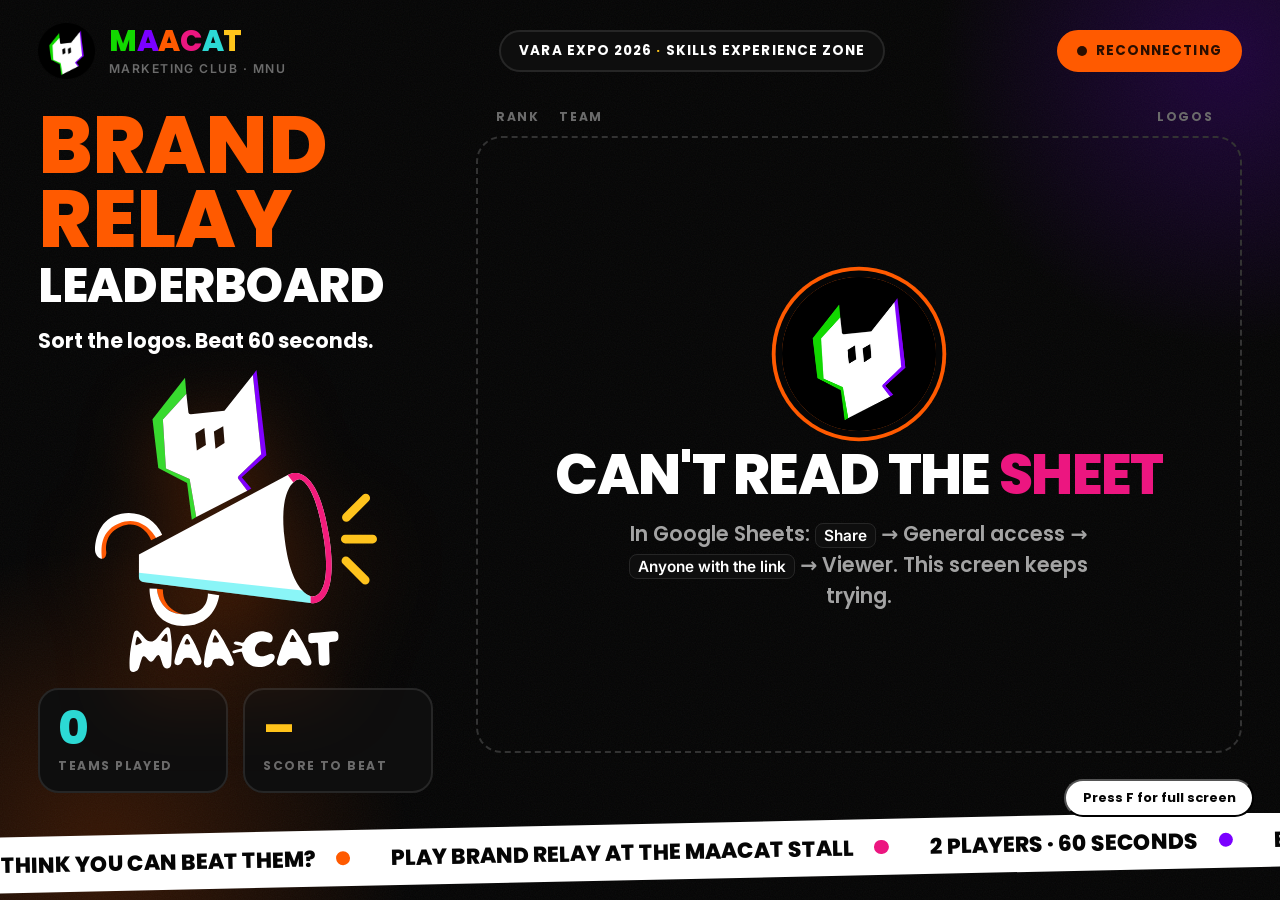
<file: leaderboard.html>
<!DOCTYPE html>
<html lang="en">
<head>
<meta charset="UTF-8">
<meta name="viewport" content="width=device-width, initial-scale=1, viewport-fit=cover">
<meta name="theme-color" content="#050505">
<meta name="robots" content="noindex">
<title>Brand Relay Leaderboard — MAACAT</title>
<link rel="icon" href="[data-uri]">
<link rel="preconnect" href="https://fonts.googleapis.com">
<link rel="preconnect" href="https://fonts.gstatic.com" crossorigin>
<link href="https://fonts.googleapis.com/css2?family=Inter:wght@500;600;700&family=Poppins:wght@600;700;800&display=swap" rel="stylesheet">
<style>
:root{
  --black:#050505; --off:#0e0e0e; --card:#121212; --white:#fff; --grey:#a3a3a3; --grey-dim:#6b6b6b; --line:#262626;
  --green:#12D900; --turq:#2CD9D4; --purple:#7A00FF; --yellow:#FFC51B; --pink:#EC1680; --orange:#FF5A00;
  --gold-1:#FFF1A8; --gold-2:#FFC51B; --gold-3:#C98400;
  --silver-1:#FFFFFF; --silver-2:#D5DBE3; --silver-3:#8A94A3;
  --display:'Poppins','Arial Black',system-ui,sans-serif;
  --body:'Inter',system-ui,sans-serif;
  --u:min(1vw, 1.78vh);          /* one unit that scales with any 16:9 screen */
  --ease:cubic-bezier(.2,.85,.3,1);
}
*,*::before,*::after{box-sizing:border-box;}
html,body{margin:0; height:100%;}
body{
  background:var(--black); color:var(--white); font-family:var(--body); -webkit-font-smoothing:antialiased;
  display:grid; grid-template-rows:auto 1fr auto; overflow:hidden; position:relative;
}
body.idle{cursor:none;}
body::before{ /* colour glows */
  content:""; position:fixed; inset:0; pointer-events:none; z-index:0;
  background:
    radial-gradient(40vmax 40vmax at 8% 95%, rgba(255,90,0,.20), transparent 60%),
    radial-gradient(38vmax 38vmax at 96% 6%, rgba(122,0,255,.22), transparent 60%);
}
body::after{ /* grain */
  content:""; position:fixed; inset:0; pointer-events:none; z-index:1; opacity:.05;
  background-image:url("data:image/svg+xml,%3Csvg xmlns='http://www.w3.org/2000/svg' width='120' height='120'%3E%3Cfilter id='n'%3E%3CfeTurbulence type='fractalNoise' baseFrequency='.85' numOctaves='3'/%3E%3C/filter%3E%3Crect width='120' height='120' filter='url(%23n)'/%3E%3C/svg%3E");
}
header, main, footer{position:relative; z-index:2;}
img{display:block; max-width:100%;}
h1,h2,h3{margin:0; font-family:var(--display); font-weight:800; letter-spacing:-.03em; line-height:.92;}
p{margin:0;}

/* ---------- header ---------- */
header{display:flex; align-items:center; justify-content:space-between; gap:calc(var(--u)*2); padding:calc(var(--u)*1.8) calc(var(--u)*3) calc(var(--u)*1);}
.brand{display:flex; align-items:center; gap:calc(var(--u)*1.1);}
.brand img{width:calc(var(--u)*4.4); height:calc(var(--u)*4.4);}
.brand-txt{font-family:var(--display); font-weight:800; font-size:calc(var(--u)*2.3); letter-spacing:-.01em; line-height:1;}
.brand-txt span:nth-child(1){color:var(--green);} .brand-txt span:nth-child(2){color:var(--purple);} .brand-txt span:nth-child(3){color:var(--orange);}
.brand-txt span:nth-child(4){color:var(--pink);} .brand-txt span:nth-child(5){color:var(--turq);} .brand-txt span:nth-child(6){color:var(--yellow);}
.brand small{display:block; font-family:var(--body); font-weight:600; font-size:calc(var(--u)*.95); letter-spacing:.12em; color:var(--grey-dim); text-transform:uppercase; margin-top:calc(var(--u)*.4);}
.head-right{display:flex; align-items:center; gap:calc(var(--u)*1.2);}
.chip{
  border:2px solid var(--line); background:var(--off); border-radius:100px; padding:calc(var(--u)*.7) calc(var(--u)*1.4);
  font-family:var(--display); font-weight:700; font-size:calc(var(--u)*1.05); letter-spacing:.08em; text-transform:uppercase; white-space:nowrap;
}
.chip em{font-style:normal; color:var(--yellow);}
.live{display:inline-flex; align-items:center; gap:calc(var(--u)*.7); background:var(--green); color:#03210a; border-color:var(--green);}
.live b{width:calc(var(--u)*.8); height:calc(var(--u)*.8); border-radius:50%; background:#03210a; animation:pulse 1.4s infinite;}
.live.off{background:var(--orange); border-color:var(--orange); color:#2a0e00;}
.live.off b{background:#2a0e00;}
.updated{font-size:calc(var(--u)*1); color:var(--grey-dim); font-weight:600; white-space:nowrap; min-width:calc(var(--u)*11); text-align:right;}
@keyframes pulse{0%,100%{opacity:1; transform:scale(1);}50%{opacity:.35; transform:scale(.7);}}

/* ---------- main ---------- */
main{display:grid; grid-template-columns:34fr 66fr; gap:calc(var(--u)*3.4); padding:calc(var(--u)*1.2) calc(var(--u)*3) calc(var(--u)*1.6); min-height:0;}

.side{display:flex; flex-direction:column; min-height:0;}
.title .t1{display:block; font-size:calc(var(--u)*6.3); color:var(--orange); text-transform:uppercase;}
.title .t2{display:block; font-size:calc(var(--u)*3.75); color:var(--white); text-transform:uppercase; margin-top:calc(var(--u)*.6);}
.tagline{margin-top:calc(var(--u)*1.6); font-family:var(--display); font-weight:600; font-size:calc(var(--u)*1.6); color:var(--grey); line-height:1.3;}
.tagline strong{color:var(--white);}
.mascot{flex:1; min-height:0; display:flex; align-items:center; justify-content:center; padding:calc(var(--u)*1.2) 0;}
.mascot img{height:100%; max-height:calc(var(--u)*26); width:auto; animation:float 7s ease-in-out infinite; filter:drop-shadow(0 calc(var(--u)*2) calc(var(--u)*3) rgba(255,90,0,.25));}
@keyframes float{0%,100%{transform:translateY(0) rotate(-2deg);}50%{transform:translateY(calc(var(--u)*-1.2)) rotate(2deg);}}
.stats{display:grid; grid-template-columns:1fr 1fr; gap:calc(var(--u)*1.2);}
.stat{border:2px solid var(--line); background:var(--off); border-radius:calc(var(--u)*1.6); padding:calc(var(--u)*1.2) calc(var(--u)*1.4);}
.stat b{display:block; font-family:var(--display); font-weight:800; font-size:calc(var(--u)*3.6); line-height:1; font-variant-numeric:tabular-nums;}
.stat:nth-child(1) b{color:var(--turq);} .stat:nth-child(2) b{color:var(--yellow);}
.stat i{display:block; font-style:normal; font-family:var(--display); font-weight:700; font-size:calc(var(--u)*.95); letter-spacing:.12em; color:var(--grey-dim); text-transform:uppercase; margin-top:calc(var(--u)*.5);}

/* ---------- board ---------- */
.board{display:flex; flex-direction:column; min-height:0;}
.board-head{display:grid; grid-template-columns:1fr; column-gap:calc(var(--u)*1.6); font-family:var(--display); font-weight:700; font-size:calc(var(--u)*.95); letter-spacing:.14em; color:var(--grey-dim); text-transform:uppercase;}
.bh{display:grid; grid-template-columns:calc(var(--u)*6.5) 1fr auto; padding:0 calc(var(--u)*2.2) calc(var(--u)*.8) 0;}
.bh span:first-child{text-align:center;}
.bh2{display:none;}
.rows{flex:1; min-height:0; display:flex; flex-direction:column; gap:calc(var(--u)*.9); position:relative;}

/* ---- many teams: two compact columns ---- */
.board.compact .board-head{grid-template-columns:1fr 1fr;}
.board.compact .bh{grid-template-columns:calc(var(--u)*4.4) 1fr auto; padding-right:calc(var(--u)*1.4);}
.board.compact .bh2{display:grid;}
.board.compact .rows{
  display:grid; grid-template-columns:1fr 1fr; grid-auto-flow:column; align-content:start;
  grid-template-rows:repeat(var(--per,10), minmax(0, calc(var(--u)*7)));
  column-gap:calc(var(--u)*1.6); row-gap:calc(var(--u)*.7);
}
.board.compact .row{max-height:none; min-height:0; grid-template-columns:calc(var(--u)*4.4) 1fr auto; padding-right:calc(var(--u)*1.4); border-radius:calc(var(--u)*1.2);}
.board.compact .rank{font-size:calc(var(--u)*2.2);}
.board.compact .who{gap:calc(var(--u)*.8);}
.board.compact .nm{font-size:calc(var(--u)*1.85);}
.board.compact .score b{font-size:calc(var(--u)*2.4);}
.board.compact .score i{display:none;}
.board.compact .crown{width:calc(var(--u)*3); height:calc(var(--u)*2.4);}

.page-bar{height:calc(var(--u)*.35); background:#222; border-radius:4px; overflow:hidden; margin-top:calc(var(--u)*.8); visibility:hidden;}
.page-bar.on{visibility:visible;}
.page-bar i{display:block; height:100%; width:0; background:linear-gradient(90deg,var(--orange),var(--pink),var(--purple));}
.page-bar.on i{animation:pagebar var(--page-s, 8s) linear forwards;}
@keyframes pagebar{to{width:100%;}}
.row{
  --c:var(--orange);
  flex:1 1 0; min-height:0; max-height:calc(var(--u)*7.4);
  display:grid; grid-template-columns:calc(var(--u)*6.5) 1fr auto; align-items:center;
  background:var(--card); border:2px solid var(--line); border-radius:calc(var(--u)*1.6);
  padding:0 calc(var(--u)*2.2) 0 0; position:relative; overflow:hidden;
}
.row::before{content:""; position:absolute; left:0; top:0; bottom:0; width:calc(var(--u)*.55); background:var(--c);}
.rank{font-family:var(--display); font-weight:800; font-size:calc(var(--u)*3); text-align:center; color:var(--grey); font-variant-numeric:tabular-nums; line-height:1;}
.who{display:flex; align-items:center; gap:calc(var(--u)*1.2); min-width:0;}
.nm{font-family:var(--display); font-weight:800; font-size:calc(var(--u)*2.5); text-transform:uppercase; letter-spacing:-.015em; white-space:nowrap; overflow:hidden; text-overflow:ellipsis; line-height:1.15;}
.score{display:flex; align-items:baseline; gap:calc(var(--u)*.6); font-variant-numeric:tabular-nums;}
.score b{font-family:var(--display); font-weight:800; font-size:calc(var(--u)*3.4); line-height:1; color:var(--white);}
.score i{font-style:normal; font-family:var(--display); font-weight:700; font-size:calc(var(--u)*.95); letter-spacing:.12em; color:var(--grey-dim); text-transform:uppercase;}
.crown{width:calc(var(--u)*4.2); height:calc(var(--u)*3.4); flex:0 0 auto; animation:bob 2.6s ease-in-out infinite; filter:drop-shadow(0 calc(var(--u)*.3) calc(var(--u)*.6) rgba(0,0,0,.6));}
@keyframes bob{0%,100%{transform:translateY(0) rotate(-6deg);}50%{transform:translateY(calc(var(--u)*-.35)) rotate(4deg);}}

/* gold — 1st */
.row.gold.big{flex-grow:1.45; max-height:calc(var(--u)*10.5);}
.row.gold{
  background:linear-gradient(100deg, rgba(255,197,27,.20), rgba(255,197,27,.05) 55%, var(--card));
  border-color:var(--gold-2); box-shadow:0 0 calc(var(--u)*3) calc(var(--u)*-.6) rgba(255,197,27,.55), inset 0 0 0 1px rgba(255,241,168,.25);
}
.row.gold::before{background:linear-gradient(var(--gold-1),var(--gold-2),var(--gold-3)); width:calc(var(--u)*.8);}
.row.gold .rank{color:var(--gold-2);}
.row.gold .nm{color:var(--gold-1);}
.row.gold .score b{color:var(--gold-2);}
.row.gold.big .rank{font-size:calc(var(--u)*4.4);}
.row.gold.big .nm{font-size:calc(var(--u)*3.4);}
.row.gold.big .score b{font-size:calc(var(--u)*5);}
.row.gold.big .crown{width:calc(var(--u)*5.6); height:calc(var(--u)*4.5);}
.row.gold::after{ /* shine sweep */
  content:""; position:absolute; top:0; bottom:0; width:30%; left:-40%;
  background:linear-gradient(100deg, transparent, rgba(255,241,168,.28), transparent);
  animation:shine 4.5s ease-in-out infinite;
}
@keyframes shine{0%,55%{left:-40%;} 100%{left:120%;}}
/* silver — 2nd */
.row.silver.big{flex-grow:1.2; max-height:calc(var(--u)*8.6);}
.row.silver{
  background:linear-gradient(100deg, rgba(213,219,227,.16), rgba(213,219,227,.04) 55%, var(--card));
  border-color:var(--silver-2); box-shadow:0 0 calc(var(--u)*2) calc(var(--u)*-.6) rgba(213,219,227,.35);
}
.row.silver::before{background:linear-gradient(var(--silver-1),var(--silver-2),var(--silver-3)); width:calc(var(--u)*.7);}
.row.silver .rank{color:var(--silver-2);}
.row.silver .score b{color:var(--silver-1);}
.row.silver.big .rank{font-size:calc(var(--u)*3.7);}
.row.silver.big .nm{font-size:calc(var(--u)*2.9);}
.row.silver.big .score b{font-size:calc(var(--u)*4.2);}
.row.r3{--c:var(--pink);} .row.r4{--c:var(--purple);} .row.r5{--c:var(--turq);} .row.r6{--c:var(--green);}

.row.bump{animation:bump 1.4s var(--ease);}
@keyframes bump{0%{box-shadow:0 0 0 0 rgba(255,90,0,.0);} 15%{box-shadow:0 0 0 calc(var(--u)*.5) rgba(255,90,0,.85); transform:scale(1.02);} 100%{box-shadow:0 0 0 0 rgba(255,90,0,0);}}
.row.gold.bump{animation:bumpGold 1.4s var(--ease);}
@keyframes bumpGold{15%{transform:scale(1.025); box-shadow:0 0 calc(var(--u)*5) 0 rgba(255,197,27,.9);}}

.more{margin-top:calc(var(--u)*.6); text-align:center; font-family:var(--display); font-weight:700; font-size:calc(var(--u)*1.05); letter-spacing:.1em; color:var(--grey-dim); text-transform:uppercase; min-height:calc(var(--u)*1.4);}

.empty{
  flex:1; display:flex; flex-direction:column; align-items:center; justify-content:center; gap:calc(var(--u)*1.4); text-align:center;
  border:2px dashed #333; border-radius:calc(var(--u)*2); padding:calc(var(--u)*3);
}
.empty img{width:calc(var(--u)*12); height:calc(var(--u)*12); border-radius:50%; box-shadow:0 0 0 calc(var(--u)*.5) var(--black), 0 0 0 calc(var(--u)*.8) var(--orange); animation:float 6s ease-in-out infinite;}
.empty h2{font-size:calc(var(--u)*4.4); text-transform:uppercase;}
.empty h2 em{font-style:normal; color:var(--orange);}
.empty p{font-family:var(--display); font-weight:600; font-size:calc(var(--u)*1.6); color:var(--grey); max-width:36ch;}
.empty.err h2 em{color:var(--pink);}
.empty.err code{font-family:var(--body); font-size:calc(var(--u)*1.2); color:var(--white); background:var(--off); border:1px solid var(--line); border-radius:8px; padding:2px 8px;}

/* ---------- footer marquee ---------- */
footer{overflow:hidden; padding:calc(var(--u)*.8) 0 calc(var(--u)*1.6);}
.marq{background:var(--white); color:var(--black); transform:rotate(-1.2deg); margin:0 -20px; padding:calc(var(--u)*.9) 0; overflow:hidden;}
.marq-in{display:flex; width:max-content; animation:slide 34s linear infinite;}
.marq span{font-family:var(--display); font-weight:800; font-size:calc(var(--u)*1.7); text-transform:uppercase; padding-inline:calc(var(--u)*1.6); white-space:nowrap; display:inline-flex; align-items:center; gap:calc(var(--u)*1.6);}
.marq span::after{content:""; width:calc(var(--u)*1.1); height:calc(var(--u)*1.1); border-radius:50%; background:var(--orange);}
.marq span:nth-child(3n+2)::after{background:var(--pink);} .marq span:nth-child(3n)::after{background:var(--purple);}
@keyframes slide{to{transform:translateX(-50%);}}

/* ---------- new leader celebration ---------- */
.pop{position:fixed; inset:0; z-index:20; display:none; align-items:center; justify-content:center; background:rgba(0,0,0,.78); backdrop-filter:blur(6px);}
.pop.show{display:flex; animation:fade .3s ease;}
@keyframes fade{from{opacity:0;}}
.pop-card{text-align:center; animation:popIn .6s var(--ease);}
@keyframes popIn{from{transform:scale(.6) rotate(-4deg); opacity:0;}}
.pop-card .crown{width:calc(var(--u)*16); height:calc(var(--u)*13); margin:0 auto calc(var(--u)*1); animation:bob 2s ease-in-out infinite;}
.pop-card p{font-family:var(--display); font-weight:800; font-size:calc(var(--u)*2.4); letter-spacing:.2em; color:var(--gold-2); text-transform:uppercase;}
.pop-card h2{font-size:calc(var(--u)*8); text-transform:uppercase; margin:calc(var(--u)*1) 0; color:var(--white); max-width:90vw; overflow-wrap:anywhere;}
.pop-card .pts{font-family:var(--display); font-weight:800; font-size:calc(var(--u)*3); color:var(--orange); letter-spacing:0;}
#confetti{position:fixed; inset:0; width:100%; height:100%; pointer-events:none; z-index:21;}

.hint{position:fixed; right:calc(var(--u)*2); bottom:calc(var(--u)*6.5); z-index:30; background:var(--white); color:var(--black); border-radius:100px; padding:calc(var(--u)*.6) calc(var(--u)*1.3); font-family:var(--display); font-weight:700; font-size:calc(var(--u)*1); transition:opacity .5s; cursor:pointer;}
.hint.gone{opacity:0; pointer-events:none;}

/* ---------- portrait / phone preview ---------- */
@media (max-aspect-ratio: 1/1){
  :root{--u:min(2.2vw, 1.2vh);}
  body{overflow:auto; height:auto; min-height:100%;}
  main{grid-template-columns:1fr; gap:calc(var(--u)*3);}
  .mascot{display:none;}
  .stats{margin-top:calc(var(--u)*2);}
  .rows{flex:none;}
  .row{flex:none; height:calc(var(--u)*7.4);}
  .row.gold.big{height:calc(var(--u)*10);} .row.silver.big{height:calc(var(--u)*8.6);}
  .updated{display:none;}
  .chip.event{display:none;}
  .hint{display:none;}
  .score i{display:none;}
  .nm{font-size:calc(var(--u)*2.3);}
  .row.gold.big .nm{font-size:calc(var(--u)*2.7);} .row.silver.big .nm{font-size:calc(var(--u)*2.5);}
  .row.gold.big .crown{width:calc(var(--u)*4.4); height:calc(var(--u)*3.6);} .crown{width:calc(var(--u)*3.6); height:calc(var(--u)*2.9);}
  .row.gold.big .score b{font-size:calc(var(--u)*4.2);}
  .row{grid-template-columns:calc(var(--u)*5.5) 1fr auto;}
}
@media (prefers-reduced-motion:reduce){ *,*::before,*::after{animation:none !important; transition:none !important;} }
</style>
</head>
<body>

<header>
  <div class="brand">
    <img src="[data-uri]" alt="" width="44" height="44">
    <div>
      <div class="brand-txt" aria-label="MAACAT"><span>M</span><span>A</span><span>A</span><span>C</span><span>A</span><span>T</span></div>
      <small>Marketing club · MNU</small>
    </div>
  </div>
  <div class="head-right">
    <span class="chip event">VARA Expo 2026 <em>·</em> Skills Experience Zone</span>
    <span class="updated" id="updated"></span>
    <span class="chip live" id="live"><b></b><span id="live-txt">LIVE</span></span>
  </div>
</header>

<main>
  <section class="side">
    <h1 class="title"><span class="t1">Brand Relay</span><span class="t2">Leaderboard</span></h1>
    <p class="tagline"><strong>Sort the logos. Beat 60 seconds.</strong></p>
    <div class="mascot"><img src="[data-uri]" alt="MAACAT" width="240" height="257"></div>
    <div class="stats">
      <div class="stat"><b id="teams">0</b><i>Teams played</i></div>
      <div class="stat"><b id="top">–</b><i>Score to beat</i></div>
    </div>
  </section>

  <section class="board" aria-live="polite">
    <div class="board-head"><div class="bh"><span>Rank</span><span>Team</span><span>Logos</span></div><div class="bh bh2"><span>Rank</span><span>Team</span><span>Logos</span></div></div>
    <div class="rows" id="rows"></div>
    <div class="page-bar" id="page-bar"><i></i></div>
    <p class="more" id="more"></p>
  </section>
</main>

<footer aria-hidden="true">
  <div class="marq"><div class="marq-in">
    <span>Think you can beat them?</span><span>Play Brand Relay at the MAACAT stall</span><span>2 players · 60 seconds</span><span>Enter the lucky draw at maacat.com</span><span>Create. Reach. Grow.</span>
    <span>Think you can beat them?</span><span>Play Brand Relay at the MAACAT stall</span><span>2 players · 60 seconds</span><span>Enter the lucky draw at maacat.com</span><span>Create. Reach. Grow.</span>
  </div></div>
</footer>

<div class="pop" id="pop" aria-hidden="true">
  <div class="pop-card">
    <svg class="crown" viewBox="0 0 64 52"><use href="#crown-gold"/></svg>
    <p>New #1</p>
    <h2 id="pop-name"></h2>
    <span class="pts" id="pop-pts"></span>
  </div>
</div>
<canvas id="confetti" aria-hidden="true"></canvas>
<button class="hint" id="hint" type="button">Press F for full screen</button>

<!-- crown artwork -->
<svg width="0" height="0" style="position:absolute" aria-hidden="true">
  <defs>
    <linearGradient id="g-gold" x1="0" y1="0" x2="0" y2="1"><stop offset="0" stop-color="#FFF1A8"/><stop offset=".45" stop-color="#FFC51B"/><stop offset="1" stop-color="#C98400"/></linearGradient>
    <linearGradient id="g-silver" x1="0" y1="0" x2="0" y2="1"><stop offset="0" stop-color="#FFFFFF"/><stop offset=".5" stop-color="#D5DBE3"/><stop offset="1" stop-color="#8A94A3"/></linearGradient>
    <symbol id="crown-gold" viewBox="0 0 64 52">
      <path d="M6 18 L18 30 L32 8 L46 30 L58 18 L54 42 H10 Z" fill="url(#g-gold)" stroke="#5a3b00" stroke-width="2.5" stroke-linejoin="round"/>
      <rect x="9" y="41" width="46" height="8" rx="3" fill="url(#g-gold)" stroke="#5a3b00" stroke-width="2.5"/>
      <circle cx="6" cy="16" r="4" fill="#FFF1A8" stroke="#5a3b00" stroke-width="2"/><circle cx="32" cy="6" r="4.5" fill="#FFF1A8" stroke="#5a3b00" stroke-width="2"/><circle cx="58" cy="16" r="4" fill="#FFF1A8" stroke="#5a3b00" stroke-width="2"/>
      <circle cx="32" cy="32" r="4" fill="#EC1680" stroke="#5a3b00" stroke-width="1.5"/><circle cx="19" cy="36" r="2.6" fill="#2CD9D4"/><circle cx="45" cy="36" r="2.6" fill="#12D900"/>
      <path d="M14 22 L18 30" stroke="#FFF8D6" stroke-width="2" stroke-linecap="round" opacity=".8"/>
    </symbol>
    <symbol id="crown-silver" viewBox="0 0 64 52">
      <path d="M6 18 L18 30 L32 8 L46 30 L58 18 L54 42 H10 Z" fill="url(#g-silver)" stroke="#3b424d" stroke-width="2.5" stroke-linejoin="round"/>
      <rect x="9" y="41" width="46" height="8" rx="3" fill="url(#g-silver)" stroke="#3b424d" stroke-width="2.5"/>
      <circle cx="6" cy="16" r="4" fill="#fff" stroke="#3b424d" stroke-width="2"/><circle cx="32" cy="6" r="4.5" fill="#fff" stroke="#3b424d" stroke-width="2"/><circle cx="58" cy="16" r="4" fill="#fff" stroke="#3b424d" stroke-width="2"/>
      <circle cx="32" cy="32" r="4" fill="#7A00FF" stroke="#3b424d" stroke-width="1.5"/><circle cx="19" cy="36" r="2.6" fill="#2CD9D4"/><circle cx="45" cy="36" r="2.6" fill="#EC1680"/>
      <path d="M14 22 L18 30" stroke="#fff" stroke-width="2" stroke-linecap="round" opacity=".8"/>
    </symbol>
  </defs>
</svg>

<script>
/* ============================================================
   SETTINGS
   ============================================================ */
// The Google Sheet the scores come from. It must be shared as
// "Anyone with the link → Viewer". Override with ?sheet=ID in the URL.
const SHEET_ID = '119wd7XfRbTOIFDh7VygetV92V-2DDXfJ1wfOkXymd2E';
const REFRESH_SECONDS = 5;      // how often the screen checks the sheet
const BIG_LAYOUT_MAX = 8;       // up to this many teams: one big list
const ROWS_PER_COLUMN = 10;     // more teams: two columns of up to this many rows (20 on screen)
const PAGE_SECONDS = 8;         // past 20 teams, the right-hand column flips through everyone else

/* ============================================================ */
const params = new URLSearchParams(location.search);
const sheetId = params.get('sheet') || SHEET_ID;
const DEMO = params.has('demo');
const $ = s => document.querySelector(s);
const rowsEl = $('#rows');
const reduceMotion = matchMedia('(prefers-reduced-motion: reduce)').matches;
const esc = s => String(s).replace(/[&<>"']/g, c => ({'&':'&amp;','<':'&lt;','>':'&gt;','"':'&quot;',"'":'&#39;'}[c]));
const crown = kind => `<svg class="crown" viewBox="0 0 64 52" aria-label="${kind} crown"><use href="#crown-${kind}"/></svg>`;

/* ---------- demo data: add ?demo to the URL to preview ---------- */
let demoTick = 0;
function demoTable(){
  demoTick++;
  const base = [['Team','Score'],['Aisha & Hamdhan','14'],['Team Kurumba','12'],['Zain & Lamha','11'],['Blue Whales','11'],['Nashid & Ifu','9'],['MNU Squad','8'],['Hulhumalé Crew','7'],['Logo Lords','6'],['Fast & Curious','5'],['Late Night Duo','4']];
  if (demoTick > 2) base.push(['Team Kurumba', '15']);   // a team improves and takes #1
  if (demoTick > 4) base.push(['Rizzy & Co', '13']);     // a new team jumps in
  return base;
}

/* ---------- CSV ---------- */
function parseCSV(text){
  const rows = []; let row = [], cell = '', q = false;
  for (let i = 0; i < text.length; i++) {
    const ch = text[i];
    if (q) {
      if (ch === '"' && text[i + 1] === '"') { cell += '"'; i++; }
      else if (ch === '"') q = false;
      else cell += ch;
    } else if (ch === '"') q = true;
    else if (ch === ',') { row.push(cell); cell = ''; }
    else if (ch === '\n' || ch === '\r') {
      if (ch === '\r' && text[i + 1] === '\n') i++;
      row.push(cell); rows.push(row); row = []; cell = '';
    } else cell += ch;
  }
  if (cell !== '' || row.length) { row.push(cell); rows.push(row); }
  return rows;
}

/* ---------- turn sheet rows into a ranked board ---------- */
function buildBoard(table){
  if (!table.length) return [];
  const head = table[0].map(h => h.trim().toLowerCase());
  let ni = head.findIndex(h => /team|name|player/.test(h)); if (ni < 0) ni = 0;
  let si = head.findIndex(h => /score|point|logo|correct/.test(h)); if (si < 0) si = 1;
  const best = new Map();
  table.slice(1).forEach((r, order) => {
    const name = (r[ni] || '').trim().replace(/\s+/g, ' ');
    const score = parseFloat(String(r[si] || '').replace(/[^\d.\-]/g, ''));
    if (!name || !isFinite(score)) return;
    const key = name.toLowerCase();
    const prev = best.get(key);
    if (!prev || score > prev.score) best.set(key, { key, name, score, order });   // best attempt counts
  });
  const list = [...best.values()].sort((a, b) => b.score - a.score || a.order - b.order);
  // Dense ranking: everyone on the top score is 1st, the next-best score is 2nd, and so on.
  let rank = 0, last = null;
  list.forEach(t => { if (t.score !== last) { rank++; last = t.score; } t.rank = rank; });
  return list;
}

/* ---------- fetch ----------
   1st choice: read the sheet as CSV (works on maacat.com).
   Backup: load it as a script (JSONP) — this also works when the file is
   opened straight from the laptop (double-clicked), where the CSV route is blocked. */
let useScriptRoute = location.protocol === 'file:';
async function fetchSheet(){
  if (DEMO) return demoTable();
  if (!useScriptRoute) {
    try { return await fetchCSV(); }
    catch (e) { if (e.message === 'not shared') throw e; useScriptRoute = true; }
  }
  return fetchJSONP();
}
async function fetchCSV(){
  const url = `https://docs.google.com/spreadsheets/d/${encodeURIComponent(sheetId)}/gviz/tq?tqx=out:csv&headers=1&_=${Date.now()}`;
  const ctrl = new AbortController(); const t = setTimeout(() => ctrl.abort(), 10000);
  try {
    const r = await fetch(url, { cache: 'no-store', signal: ctrl.signal });
    if (!r.ok) throw new Error('HTTP ' + r.status);
    const text = await r.text();
    if (/^\s*</.test(text)) throw new Error('not shared');        // Google sent a sign-in page
    return parseCSV(text);
  } finally { clearTimeout(t); }
}
function fetchJSONP(){
  return new Promise((resolve, reject) => {
    const cb = '__lbcb' + Date.now() + Math.floor(Math.random() * 1e4);
    const s = document.createElement('script');
    const t = setTimeout(() => done(reject, new Error('not shared or offline')), 10000);
    function done(fn, v){ clearTimeout(t); try { delete window[cb]; } catch (e) { window[cb] = undefined; } s.remove(); fn(v); }
    window[cb] = res => {
      if (!res || res.status === 'error' || !res.table) return done(reject, new Error('sheet error'));
      const head = res.table.cols.map(c => c.label || '');
      const rows = (res.table.rows || []).map(r => (r.c || []).map(c => (c == null || c.v == null) ? '' : String(c.v)));
      done(resolve, [head, ...rows]);
    };
    s.onerror = () => done(reject, new Error('offline'));
    s.src = `https://docs.google.com/spreadsheets/d/${encodeURIComponent(sheetId)}/gviz/tq?tqx=out:json;responseHandler:${cb}&headers=1&_=${Date.now()}`;
    document.head.appendChild(s);
  });
}

/* ---------- render with smooth re-ordering ---------- */
let board = [], leaderKey = null, loadedOnce = false, lastOk = 0;

const portraitMQ = matchMedia('(max-aspect-ratio: 1/1)');
const boardEl = document.querySelector('.board');
let page = 0, pageCount = 1;

function render(list){
  $('#teams').textContent = list.length;
  $('#top').textContent = list.length ? fmt(list[0].score) : '–';

  // Which teams are on screen right now
  const compact = !portraitMQ.matches && list.length > BIG_LAYOUT_MAX;
  let shown = list, info = '';
  pageCount = 1;
  if (compact) {
    const per = Math.min(ROWS_PER_COLUMN, Math.ceil(list.length / 2));
    const rest = list.slice(per);
    pageCount = Math.max(1, Math.ceil(rest.length / per));
    if (page >= pageCount) page = 0;
    shown = list.slice(0, per).concat(rest.slice(page * per, page * per + per));
    rowsEl.style.setProperty('--per', per);
    if (pageCount > 1) {
      const from = per + page * per + 1, to = Math.min(list.length, per + (page + 1) * per);
      info = `Showing ${from}–${to} of ${list.length} teams · page ${page + 1} of ${pageCount}`;
    }
  } else page = 0;
  boardEl.classList.toggle('compact', compact);
  $('#more').textContent = info;
  $('#page-bar').classList.toggle('on', pageCount > 1);

  if (!shown.length) {
    rowsEl.innerHTML = `<div class="empty"><img src="[data-uri]" alt=""><h2>No scores <em>yet</em></h2><p>Be the first team on the board. Play Brand Relay at the MAACAT stall!</p></div>`;
    return;
  }
  rowsEl.querySelector('.empty')?.remove();

  const before = new Map([...rowsEl.querySelectorAll('.row')].map(el => { const r = el.getBoundingClientRect(); return [el.dataset.key, { x: r.left, y: r.top }]; }));
  const existing = new Map([...rowsEl.querySelectorAll('.row')].map(el => [el.dataset.key, el]));
  const order = shown.map((t, i) => {
    let el = existing.get(t.key);
    const isNew = !el;
    if (isNew) { el = document.createElement('div'); el.dataset.key = t.key; }
    existing.delete(t.key);
    const tier = t.rank === 1 ? 'gold' : t.rank === 2 ? 'silver' : '';
    const alone = list.filter(x => x.rank === t.rank).length === 1;
    el.className = `row r${(i % 6) + 1} ${tier}${tier && alone && !compact ? ' big' : ''}`.trim();
    const changed = el.dataset.score !== undefined && el.dataset.score !== String(t.score);
    el.dataset.score = String(t.score);
    el.innerHTML = `
      <div class="rank">${t.rank}</div>
      <div class="who">${tier ? crown(tier) : ''}<span class="nm">${esc(t.name)}</span></div>
      <div class="score"><b>${fmt(t.score)}</b><i>logos</i></div>`;
    if (changed && !reduceMotion) { el.classList.remove('bump'); void el.offsetWidth; el.classList.add('bump'); }
    return { el, isNew };
  });
  existing.forEach(el => el.remove());
  order.forEach(({ el }) => rowsEl.appendChild(el));

  if (reduceMotion) return;
  order.forEach(({ el, isNew }, i) => {
    const prev = before.get(el.dataset.key), r = el.getBoundingClientRect();
    if (isNew) el.animate([{ opacity: 0, transform: 'translateX(6%)' }, { opacity: 1, transform: 'none' }], { duration: 550, delay: loadedOnce ? (i % ROWS_PER_COLUMN) * 40 : i * 50, easing: 'cubic-bezier(.2,.85,.3,1)', fill: 'backwards' });
    else if (prev && (Math.abs(prev.y - r.top) > 1 || Math.abs(prev.x - r.left) > 1)) el.animate([{ transform: `translate(${prev.x - r.left}px, ${prev.y - r.top}px)` }, { transform: 'none' }], { duration: 750, easing: 'cubic-bezier(.2,.85,.3,1)' });
  });
}
const fmt = n => Number.isInteger(n) ? String(n) : n.toFixed(1);

/* ---------- new #1 celebration ---------- */
let popTimer = null;
function celebrate(t){
  $('#pop-name').textContent = t.name;
  $('#pop-pts').textContent = `${fmt(t.score)} logos`;
  const pop = $('#pop'); pop.classList.add('show');
  confetti();
  clearTimeout(popTimer); popTimer = setTimeout(() => pop.classList.remove('show'), 5000);
}

/* ---------- loop ---------- */
async function refresh(){
  try {
    const list = buildBoard(await fetchSheet());
    const newLeader = list[0] && list[0].key;
    if (loadedOnce && newLeader && newLeader !== leaderKey && list[0].rank === 1 && !(list[1] && list[1].rank === 1)) celebrate(list[0]);
    leaderKey = newLeader;
    board = list; render(list);
    loadedOnce = true; lastOk = Date.now();
    setLive(true);
  } catch (err) {
    console.warn('Leaderboard: could not read the sheet', err);
    setLive(false);
    if (!loadedOnce) {
      rowsEl.innerHTML = `<div class="empty err"><img src="[data-uri]" alt=""><h2>Can't read the <em>sheet</em></h2><p>In Google Sheets: <code>Share</code> → General access → <code>Anyone with the link</code> → Viewer. This screen keeps trying.</p></div>`;
    }
  }
}
function setLive(ok){
  $('#live').classList.toggle('off', !ok);
  $('#live-txt').textContent = ok ? 'LIVE' : 'RECONNECTING';
}
setInterval(() => {
  if (!lastOk) { $('#updated').textContent = ''; return; }
  const s = Math.round((Date.now() - lastOk) / 1000);
  $('#updated').textContent = s < 3 ? 'Updated just now' : `Updated ${s}s ago`;
}, 1000);
refresh();
setInterval(refresh, REFRESH_SECONDS * 1000);

// Flip the right-hand column to the next group of teams
const pageBar = $('#page-bar');
pageBar.style.setProperty('--page-s', PAGE_SECONDS + 's');
function restartBar(){ pageBar.classList.remove('on'); void pageBar.offsetWidth; if (pageCount > 1) pageBar.classList.add('on'); }
setInterval(() => {
  if (pageCount > 1 && !$('#pop').classList.contains('show')) { page = (page + 1) % pageCount; render(board); restartBar(); }
}, PAGE_SECONDS * 1000);
let resizeT; addEventListener('resize', () => { clearTimeout(resizeT); resizeT = setTimeout(() => render(board), 200); });

/* ---------- screen helpers: full screen, hide cursor, keep awake ---------- */
const hint = $('#hint');
function goFull(){ if (!document.fullscreenElement) document.documentElement.requestFullscreen?.().catch(() => {}); else document.exitFullscreen?.(); }
hint.addEventListener('click', goFull);
document.addEventListener('keydown', e => { if (e.key === 'f' || e.key === 'F') goFull(); });
setTimeout(() => hint.classList.add('gone'), 8000);
let idleT; function wake(){ document.body.classList.remove('idle'); clearTimeout(idleT); idleT = setTimeout(() => document.body.classList.add('idle'), 3000); }
document.addEventListener('mousemove', wake); wake();
let lock = null;
async function keepAwake(){ try { if ('wakeLock' in navigator && document.visibilityState === 'visible') lock = await navigator.wakeLock.request('screen'); } catch (e) {} }
keepAwake(); document.addEventListener('visibilitychange', keepAwake); document.addEventListener('click', keepAwake);

/* ---------- confetti ---------- */
function confetti(){
  if (reduceMotion) return;
  const cv = $('#confetti'), ctx = cv.getContext('2d'), dpr = Math.min(devicePixelRatio || 1, 2);
  const W = cv.width = innerWidth * dpr, H = cv.height = innerHeight * dpr;
  const cols = ['#FFC51B','#FFF1A8','#FF5A00','#EC1680','#7A00FF','#2CD9D4','#12D900'];
  const bits = Array.from({ length: 220 }, () => ({ x: Math.random() * W, y: -Math.random() * H * .5, vx: (Math.random() - .5) * 6 * dpr, vy: (Math.random() * 4 + 3) * dpr,
    w: (8 + Math.random() * 10) * dpr, h: (10 + Math.random() * 14) * dpr, r: Math.random() * 3, vr: (Math.random() - .5) * .3, c: cols[Math.floor(Math.random() * cols.length)] }));
  const start = performance.now();
  (function frame(t){
    ctx.clearRect(0, 0, W, H);
    bits.forEach(b => { b.vy += .08 * dpr; b.x += b.vx; b.y += b.vy; b.r += b.vr;
      ctx.save(); ctx.translate(b.x, b.y); ctx.rotate(b.r); ctx.fillStyle = b.c; ctx.fillRect(-b.w / 2, -b.h / 2, b.w, b.h); ctx.restore(); });
    if (t - start < 4500) requestAnimationFrame(frame); else ctx.clearRect(0, 0, W, H);
  })(start);
}

</script>
</body>
</html>
</file>
